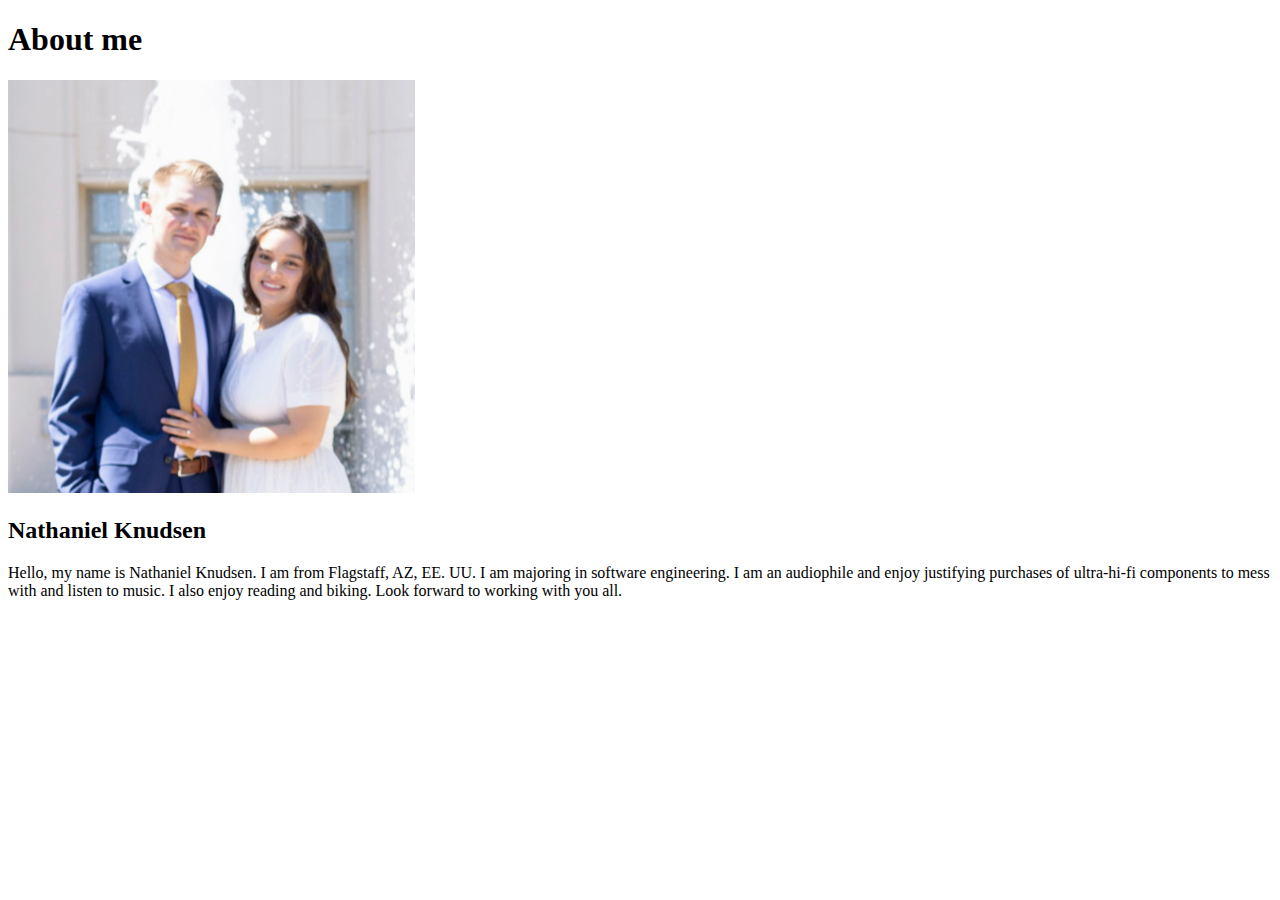
<file: aboutme/index.html>
<!DOCTYPE html>
<html lang="en"> 
<head>
    <meta charset="UTF-8">
    <meta http-equiv="X-UA-Compatible" content="IE=edge">
    <meta name="viewport" content="width=device-width, initial-scale=1.0">
    <title>All about me</title>
</head>
<body>
    <h1>About me</h1> 
    <img alt="Image of me?" src="images/njk.png" >
    <h2>Nathaniel Knudsen</h2>
    <p>Hello, my name is Nathaniel Knudsen. I am from Flagstaff, AZ, EE. UU. I am majoring in software engineering. I am an audiophile and enjoy justifying purchases of ultra-hi-fi components to mess with and listen to music. I also enjoy reading and biking. Look forward to working with you all.</p>
    </body>
    </html>
</file>
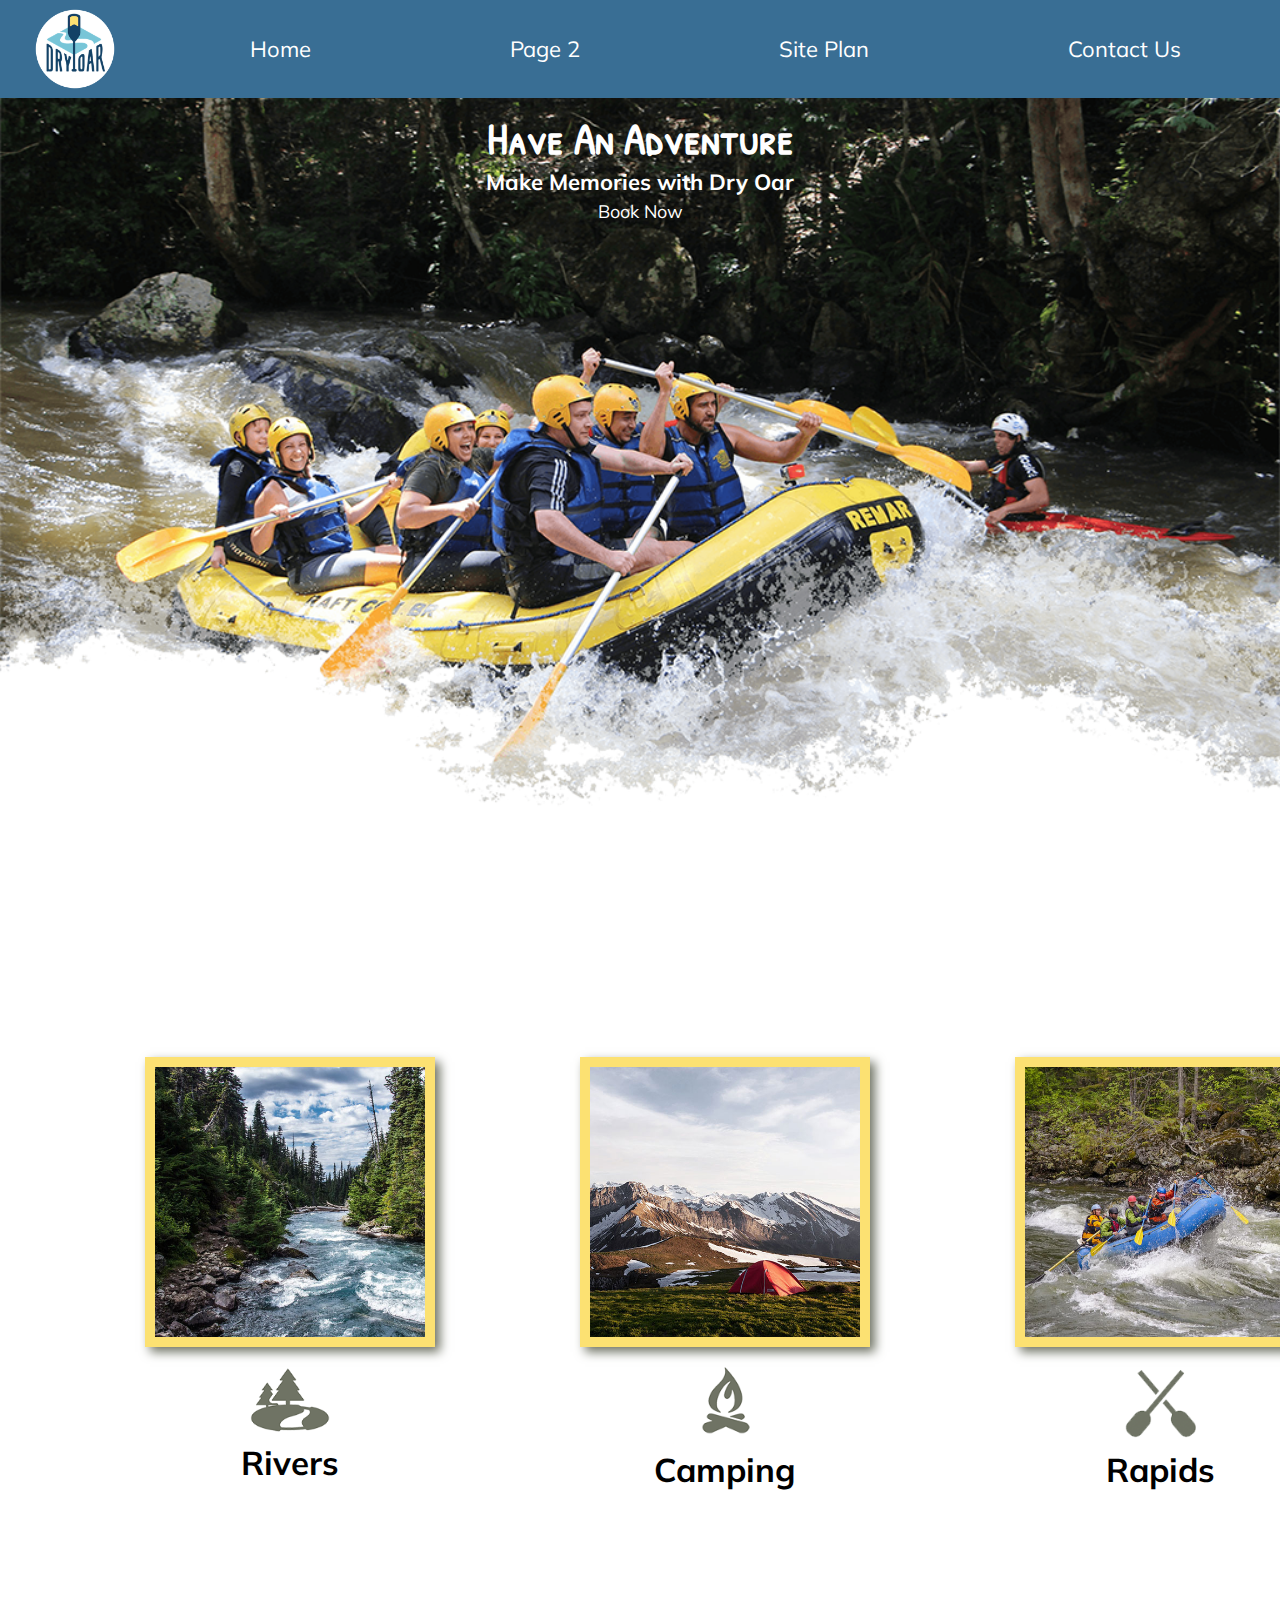
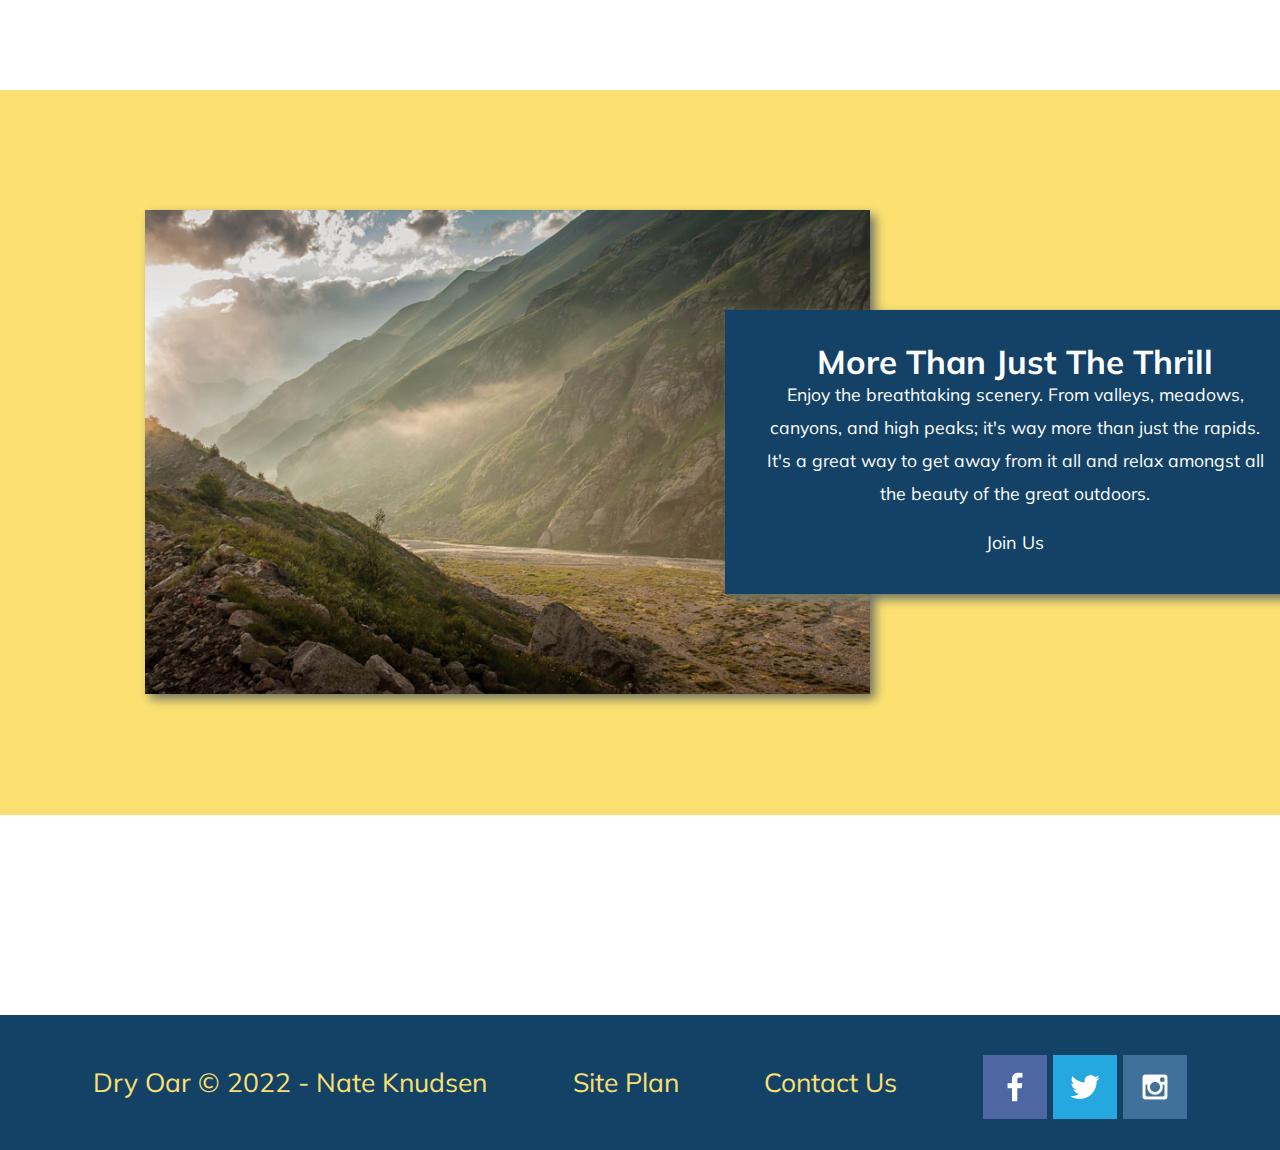
<file: wwr/index.html>
<!DOCTYPE html>
<html lang="en">
<head>
    <meta charset="UTF-8">
    <meta http-equiv="X-UA-Compatible" content="IE=edge">
    <meta name="viewport" content="width=device-width, initial-scale=1.0">
    <link rel="stylesheet" href="styles/style.css">
    <title>Dry Oar Boating</title>
</head>
<body>
    <div id="content">
    <header>
        <a id="logo_link" href="index.html">
            <img class="logo" src="images/logo.png" alt="Dry Oar Logo">
        </a>
        <nav>
            <a href="index.html">Home</a>
            <a href="faq.html">Page 2</a>
            <a href="site-plan-rafting.html">Site Plan</a>
            <a href="contactus.html">Contact Us</a>
        </nav>
    </header>
    <div id="hero">
        <div id="hero-box">
            <img id="hero-img" src="images/hero.png" alt="People enjoying white water rafting">
        </div>
        <section id="hero-msg">
            <h1 class="home-title">Have An Adventure</h1>
            <h4>Make Memories with Dry Oar </h4>
            <div class='button-box'>
                <a class='book' href="rates.html">Book Now</a>
            </div>
        </section>
    </div>
    <main class="home-grid">
    <section class="rivers-card">
        <img class="card-img" src="images/rivers.jpg" alt="river in forest">
        <img class="icon" src="images/river_icon.png" alt="river icon">
        <h2>Rivers</h2>
    </section>
    <section class="camping-card">
        <img class="card-img" src="images/camping.jpg" alt="tent in mountains">
        <img class="icon" src="images/fire_icon.png" alt="fire icon">
        <h2>Camping</h2>
    </section>
    <section class="rapids-card">
        <img class="card-img" src="images/rapids.jpg" alt="rafting boat">
        <img class="icon" src="images/oars.png" alt="oars icon">
        <h2>Rapids</h2>
    </section>
    <div id="background"></div>
    <img class="mountains" src="images/mountains.jpg" alt="Misty mountains">
    <section class="msg">
        <h2>More Than Just The Thrill</h2>
        <p>Enjoy the breathtaking scenery. From valleys, meadows, canyons, and high peaks; it's way more than just the rapids. It's a great way to get away from it all and relax amongst all the beauty of the great outdoors. </p>
        <a class='join' href="rivers.html">Join Us</a>
    </section>
    </main>
     <footer>
    <p>Dry Oar © 2022 - Nate Knudsen</p>
    <p><a href="site-plan-rafting.html">Site Plan</a></p>
    <p><a href="contactus.html">Contact Us</a></p>
    <div class="social">
        <a href="https://facebook.com" target="_blank">
            <img src="images/facebook.png" alt="fb icon">
        </a>
        <a href="https://twitter.com" target="_blank">
            <img src="images/twitter.png" alt="twitter icon">
        </a>
        <a href="https://instagram.com" target="_blank">
            <img src="images/instagram.png" alt="instagram icon">
        </a>
    </div>
    </footer>
     </div>
</body>
</file>
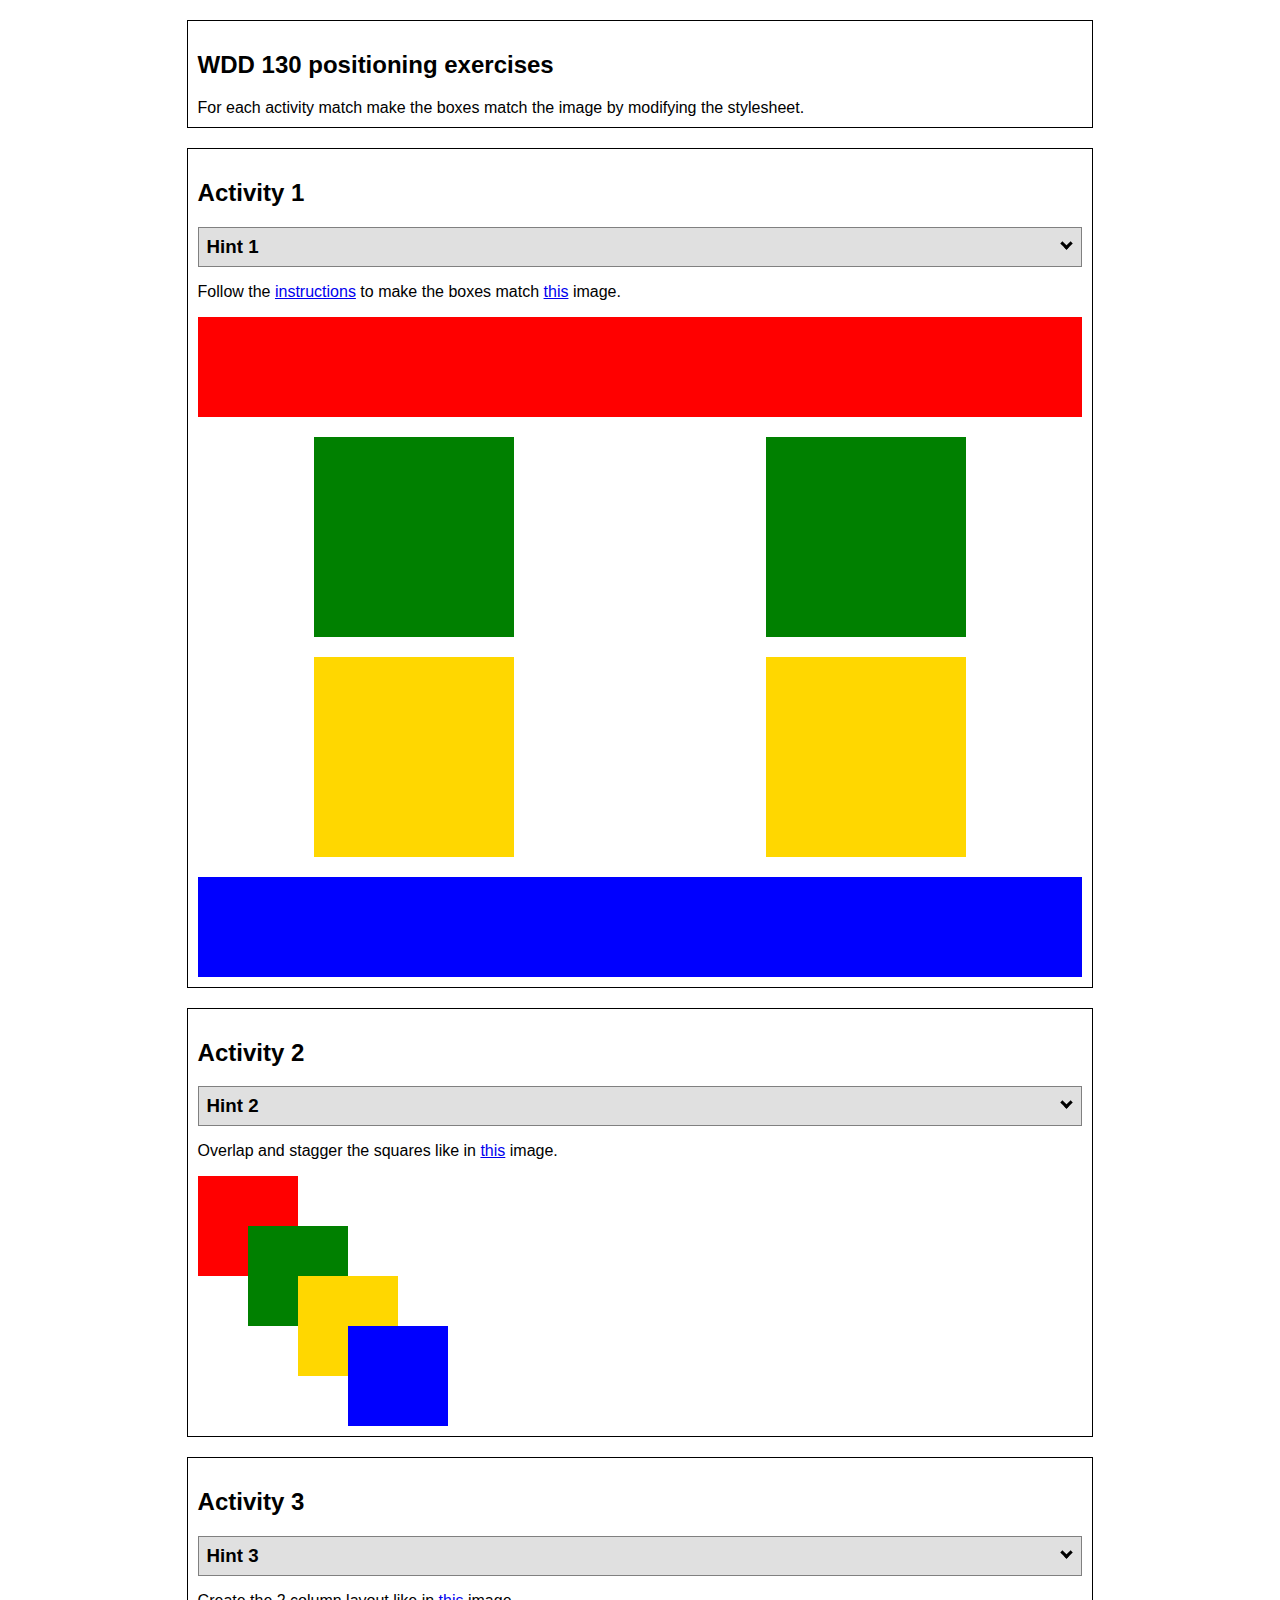
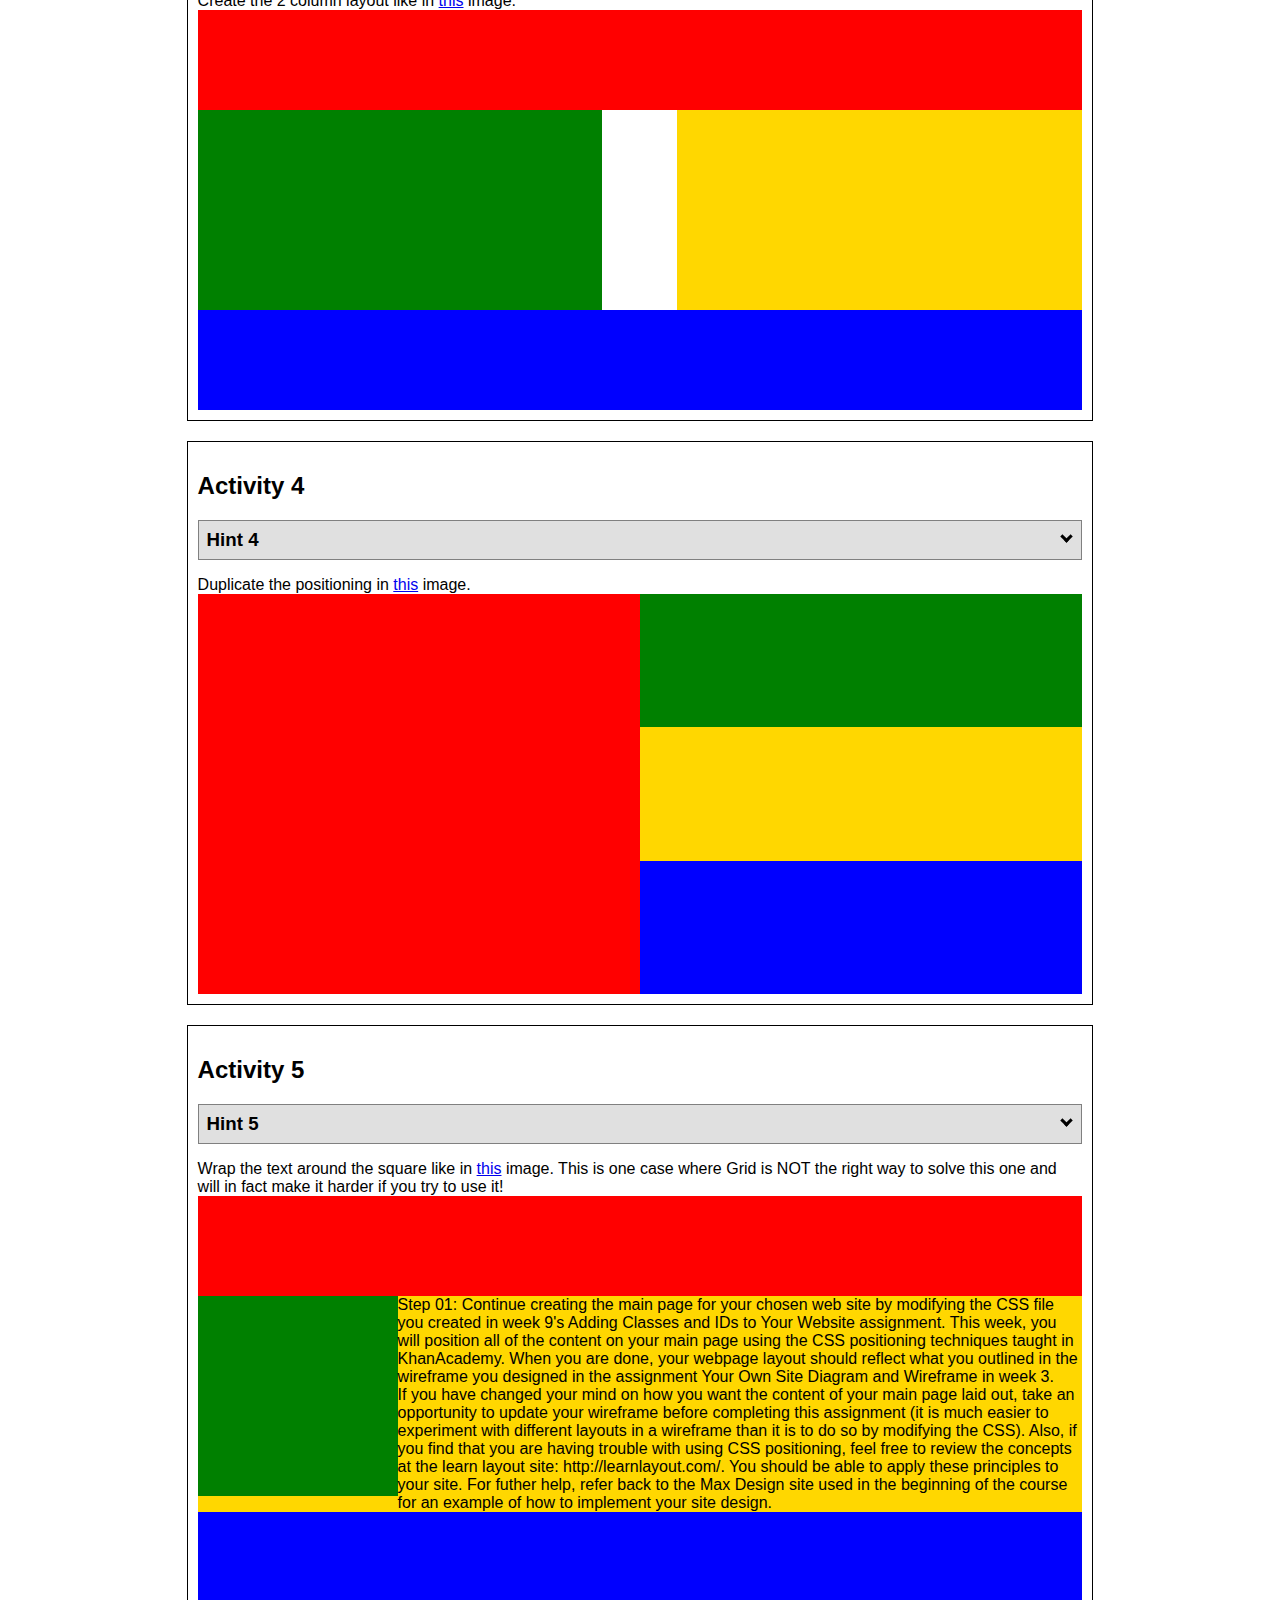
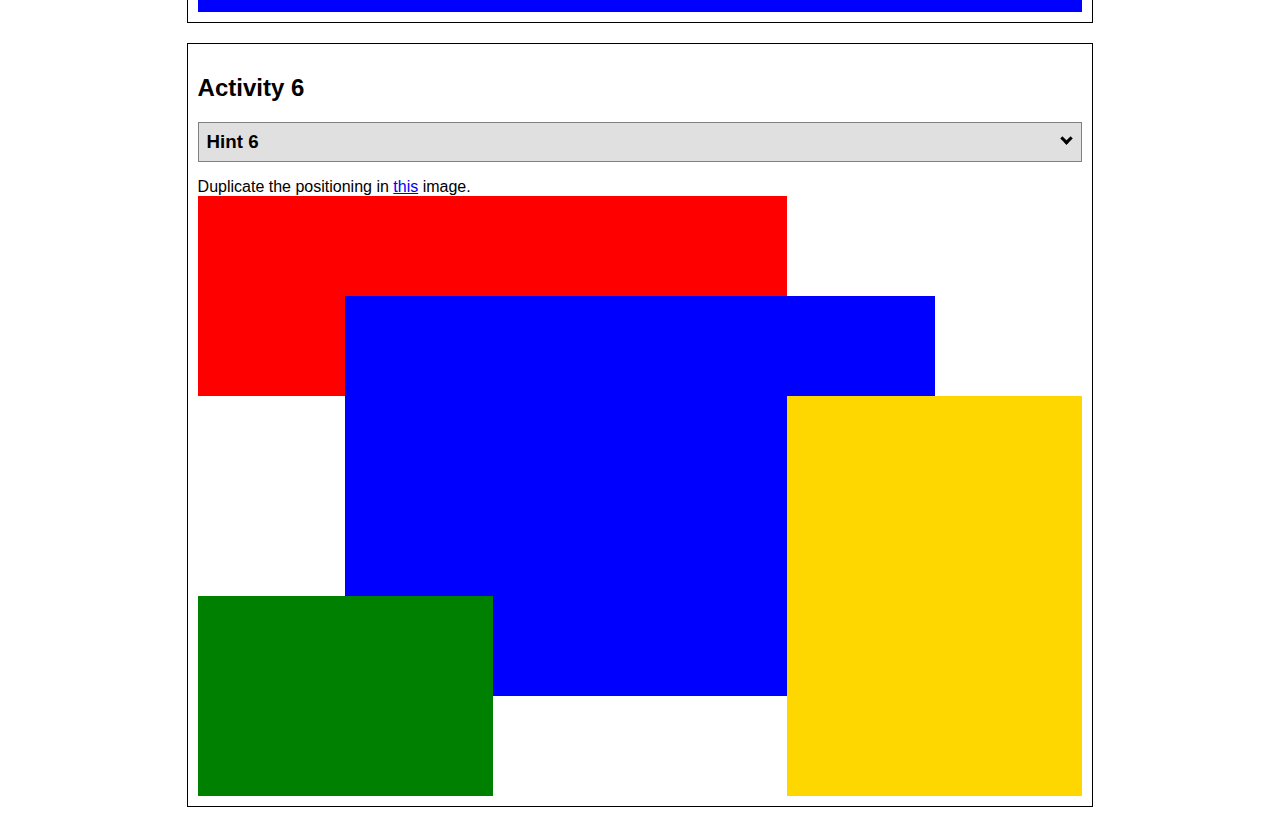
<file: positioning.html>
<!DOCTYPE html>
<html lang="en">
  <head>
    <!-- HTML - Name: positioning.html -->
    <title>Positioning Activity</title>
    <link rel="stylesheet" type="text/css" href="positionstyles.css" />
  </head>
  <body>
    <div class="activity">
      <h2>WDD 130 positioning exercises</h2>
      For each activity match make the boxes match the image by modifying the stylesheet.</div>
    <div class="activity">
      <h2>Activity 1</h2>
      <section class="hint"><input type="checkbox" ><i></i> <h3>Hint 1</h3><div><p>Check out the <a href="https://byui-wdd.github.io/wdd130/activities/w06-css-positioning.html" target="_blank">activity instructions</a> in Ilearn!</p></div></section>
      <p>Follow the <a href="https://byui-wdd.github.io/wdd130/activities/w06-css-positioning.html" target="_blank">instructions</a> to make the boxes match  <a href="https://byui-wdd.github.io/wdd130/images/example1.png" target="_blank">this</a> image.</p>
      <div class="content1" >
        <div class="red1" ></div>
        <div class="green1" ></div>
        <div class="green1" ></div>
        <div class="yellow1"></div>
        <div class="yellow1"></div>
        <div class="blue1"></div>
      </div>
    </div>
    <div class="activity">
      <h2>Activity 2</h2>
      <section class="hint"><input type="checkbox" > <h3>Hint 2</h3><i></i><div><p>Remember that the best way to shift elements around slightly on the page is with Margins.  You could also use Grid.  Either would work for this. If you choose margin, you can use a <em>negative</em> margin. (ie margin-top: -20px;)</p><h4>Properties used:</h4><ul><li>margin-top, margin-left</li><li>...or...</li><li>grid-template-columns: 50px 50px 50px 50px 50px </li></ul></div></section>
      <p>Overlap and stagger the squares like in <a href="https://byui-wdd.github.io/wdd130/images/example2.png" target="_blank">this</a> image.</p>
      <div class="content2" >
        <div class="red2" ></div>
        <div class="green2" ></div>
        <div class="yellow2"></div>
        <div class="blue2"></div>
      </div>
    </div>
    <div class="activity">
      <h2>Activity 3</h2>
      <section class="hint"><input type="checkbox" > <h3>Hint 3</h3><i></i><div><p>This one is going to be best solved with CSS Grid. Remember to make the boxes the right width first...then start moving them around. </p><h4>Properties used:</h4><ul><li>display:grid;</li><li>grid-template-columns:</li><li>grid-column-gap:</li>
        <li>grid-column:</li>  </ul></div></section>
      Create the 2 column layout like in <a href="https://byui-wdd.github.io/wdd130/images/example3.png" target="_blank">this</a>  image.
      <div class="content3" >
        <div class="red3" ></div>
        <div class="green3" ></div>
        <div class="yellow3"></div>
        <div class="blue3"></div>
      </div>
    </div>
    <div class="activity">
      <h2>Activity 4</h2>
      <section class="hint"><input type="checkbox" > <h3>Hint 4</h3><i></i><div><p>For the others we have been primarily concerned with width. For this one you will need to adjust height as well. </p><h4>Properties used:</h4><ul><li>display:grid;</li><li>grid-template-columns:</li><li>grid-row:</li></ul></div></section>
      Duplicate the positioning in <a href="https://byui-wdd.github.io/wdd130/images/example4.png" target="_blank">this</a> image. 
      <div class="content4" >
        <div class="red4" ></div>
        <div class="green4" ></div>
        <div class="yellow4"></div>
        <div class="blue4"></div>
      </div>
    </div>

    <div class="activity">
      <h2>Activity 5</h2>
      <section class="hint"><input type="checkbox" > <h3>Hint 5</h3><i></i><div><p>Grid is <strong>not</strong> the right way to do this.  In fact there is only one way to really do that...and that is with float. Remember that we float the thing we want the text to wrap around.  Also remember to start by making all the shapes the right size and shape.</p><h4>Properties used:</h4><ul><li>float: left;</li></ul></div></section>
      Wrap the text around the square like in <a href="https://byui-wdd.github.io/wdd130/images/example5.png" target="_blank">this</a> image. This is one case where Grid is NOT the right way to solve this one and will in fact make it harder if you try to use it!
      <div class="content5" >
        <div class="red5" ></div>
        <div class="green5" ></div>
        <div class="yellow5">Step 01: Continue creating the main page for your chosen web site by modifying the CSS file you created in week 9's Adding Classes and IDs to Your Website assignment. This week, you will position all of the content on your main page using the CSS positioning techniques taught in KhanAcademy. When you are done, your webpage layout should reflect what you outlined in the wireframe you designed in the assignment Your Own Site Diagram and Wireframe in week 3. <br />
          If you have changed your mind on how you want the content of your main page laid out, take an opportunity to update your wireframe before completing this assignment (it is much easier to experiment with different layouts in a wireframe than it is to do so by modifying the CSS). Also, if you find that you are having trouble with using CSS positioning, feel free to review the concepts at the learn layout site: http://learnlayout.com/. You should be able to apply these principles to your site. For futher help, refer back to the Max Design site used in the beginning of the course for an example of how to implement your site design.</div>
        <div class="blue5"></div>
      </div>
    </div>
    <div class="activity">
      <h2>Activity 6</h2>
      <section class="hint"><input type="checkbox" > <h3>Hint 6</h3><i></i><div><p>This one is all about visualizing the grid behind the layout. If you are having a hard time doing that first: all the sizes are even multiples of 100, and second here is another example with the lines drawn: <a href="https://byui-wdd.github.io/wdd130/images/example6-hint.png" target="_blank">example 6 with lines</a>. For this one you will find it easiest if you use px for the column width. You can also use <kbd>z-index</kbd> to control the element layering.    </p><h4>Properties used:</h4><ul><li>display:grid;</li><li>grid-template-columns:</li><li>grid-column:</li><li>grid-row:</li><li><a href="https://www.w3schools.com/cssref/pr_pos_z-index.asp" target="_blank">z-index:</a></li></ul></div></section>
      Duplicate the positioning in <a href="https://byui-wdd.github.io/wdd130/images/example6.png" target="_blank">this</a> image.
      <div class="content6" >
        <div class="red6" ></div>
        <div class="green6" ></div>
        <div class="yellow6"></div>
        <div class="blue6"></div>
      </div>
    </div>
  </body>
</html>
</file>
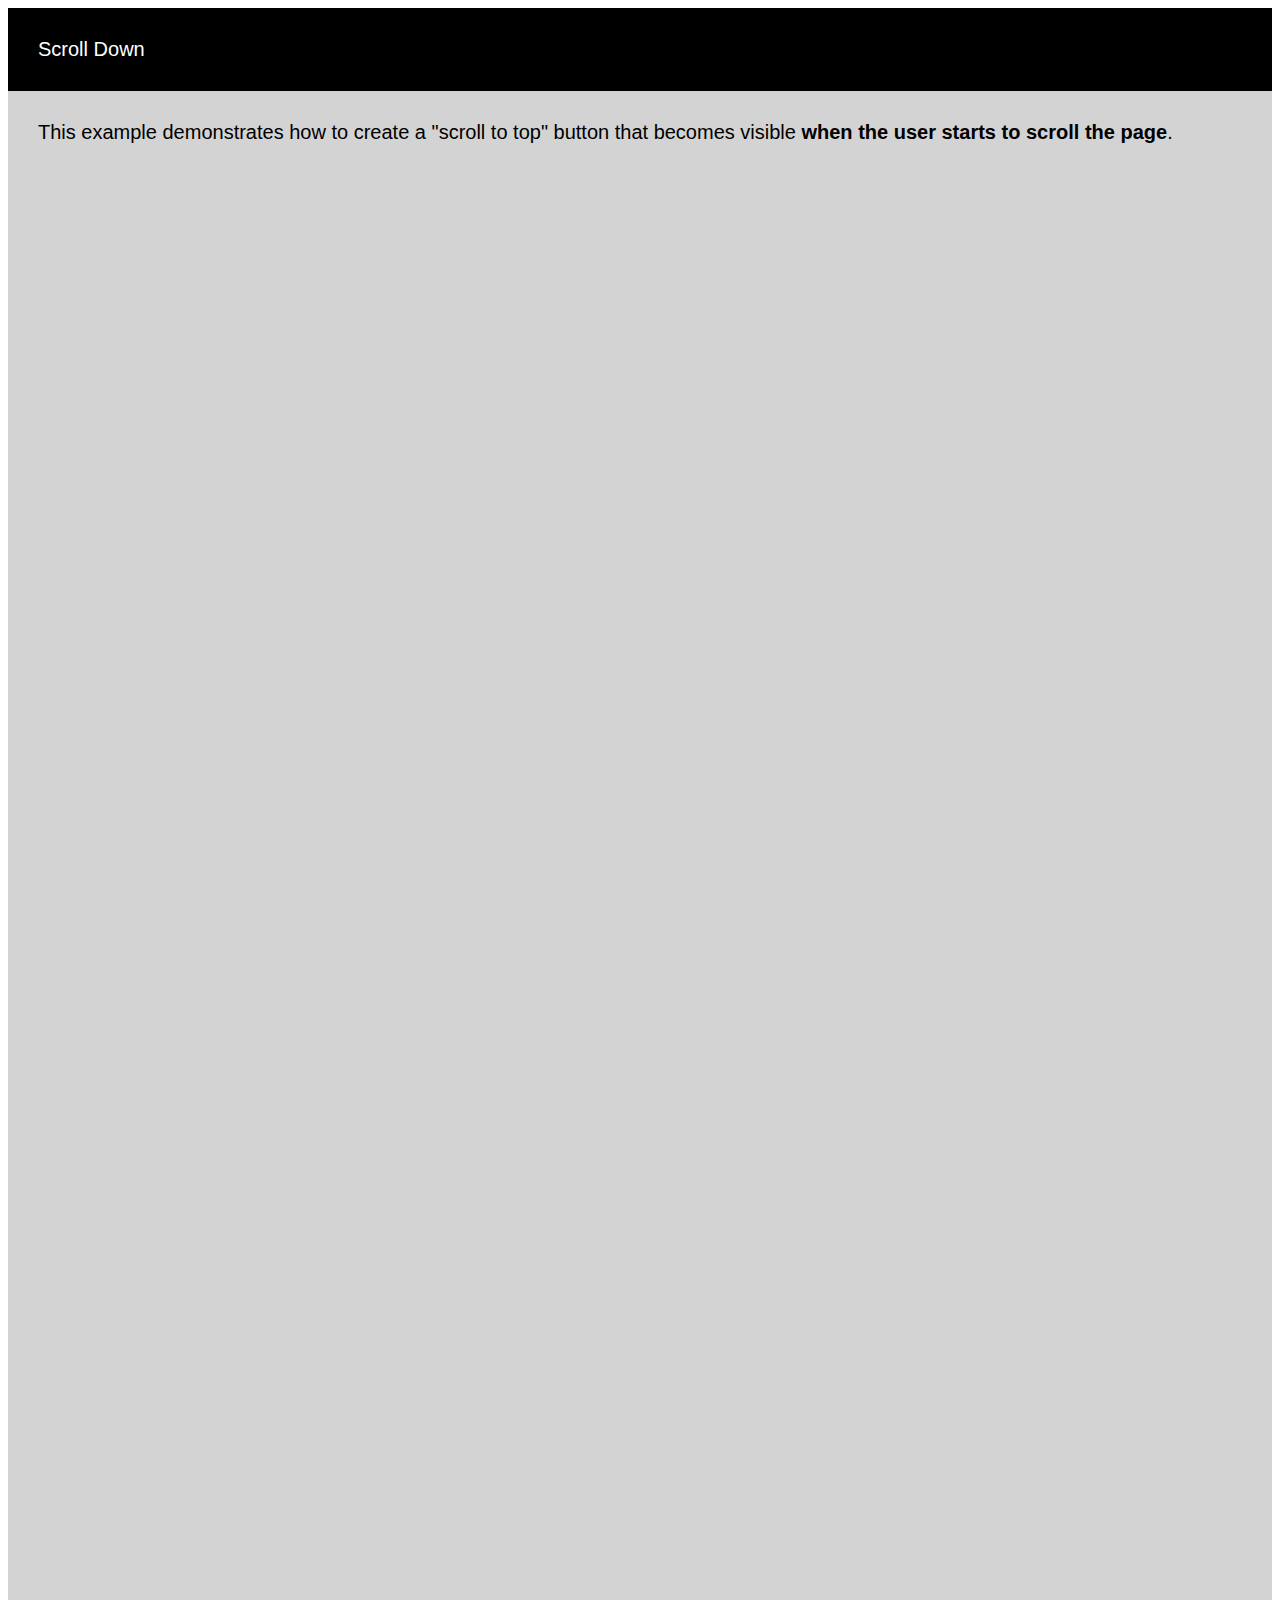
<file: Final/practice.html>
<!DOCTYPE html>
<html>
<head>
<meta name="viewport" content="width=device-width, initial-scale=1">
<style>
body {
  font-family: Arial, Helvetica, sans-serif;
  font-size: 20px;
}

#myBtn {
  display: none;
  position: fixed;
  bottom: 20px;
  right: 30px;
  z-index: 99;
  font-size: 18px;
  border: none;
  outline: none;
  background-color: red;
  color: white;
  cursor: pointer;
  padding: 15px;
  border-radius: 4px;
}

#myBtn:hover {
  background-color: #555;
}
</style>
</head>
<body>

<button onclick="topFunction()" id="myBtn" title="Go to top">Top</button>

<div style="background-color:black;color:white;padding:30px">Scroll Down</div>
<div style="background-color:lightgrey;padding:30px 30px 2500px">This example demonstrates how to create a "scroll to top" button that becomes visible 
  <strong>when the user starts to scroll the page</strong>.</div>

<script>
// Get the button
let mybutton = document.getElementById("myBtn");

// When the user scrolls down 20px from the top of the document, show the button
window.onscroll = function() {scrollFunction()};

function scrollFunction() {
  if (document.body.scrollTop > 20 || document.documentElement.scrollTop > 20) {
    mybutton.style.display = "block";
  } else {
    mybutton.style.display = "none";
  }
}

// When the user clicks on the button, scroll to the top of the document
function topFunction() {
  document.body.scrollTop = 0;
  document.documentElement.scrollTop = 0;
}
</script>

</body>
</html>
</file>
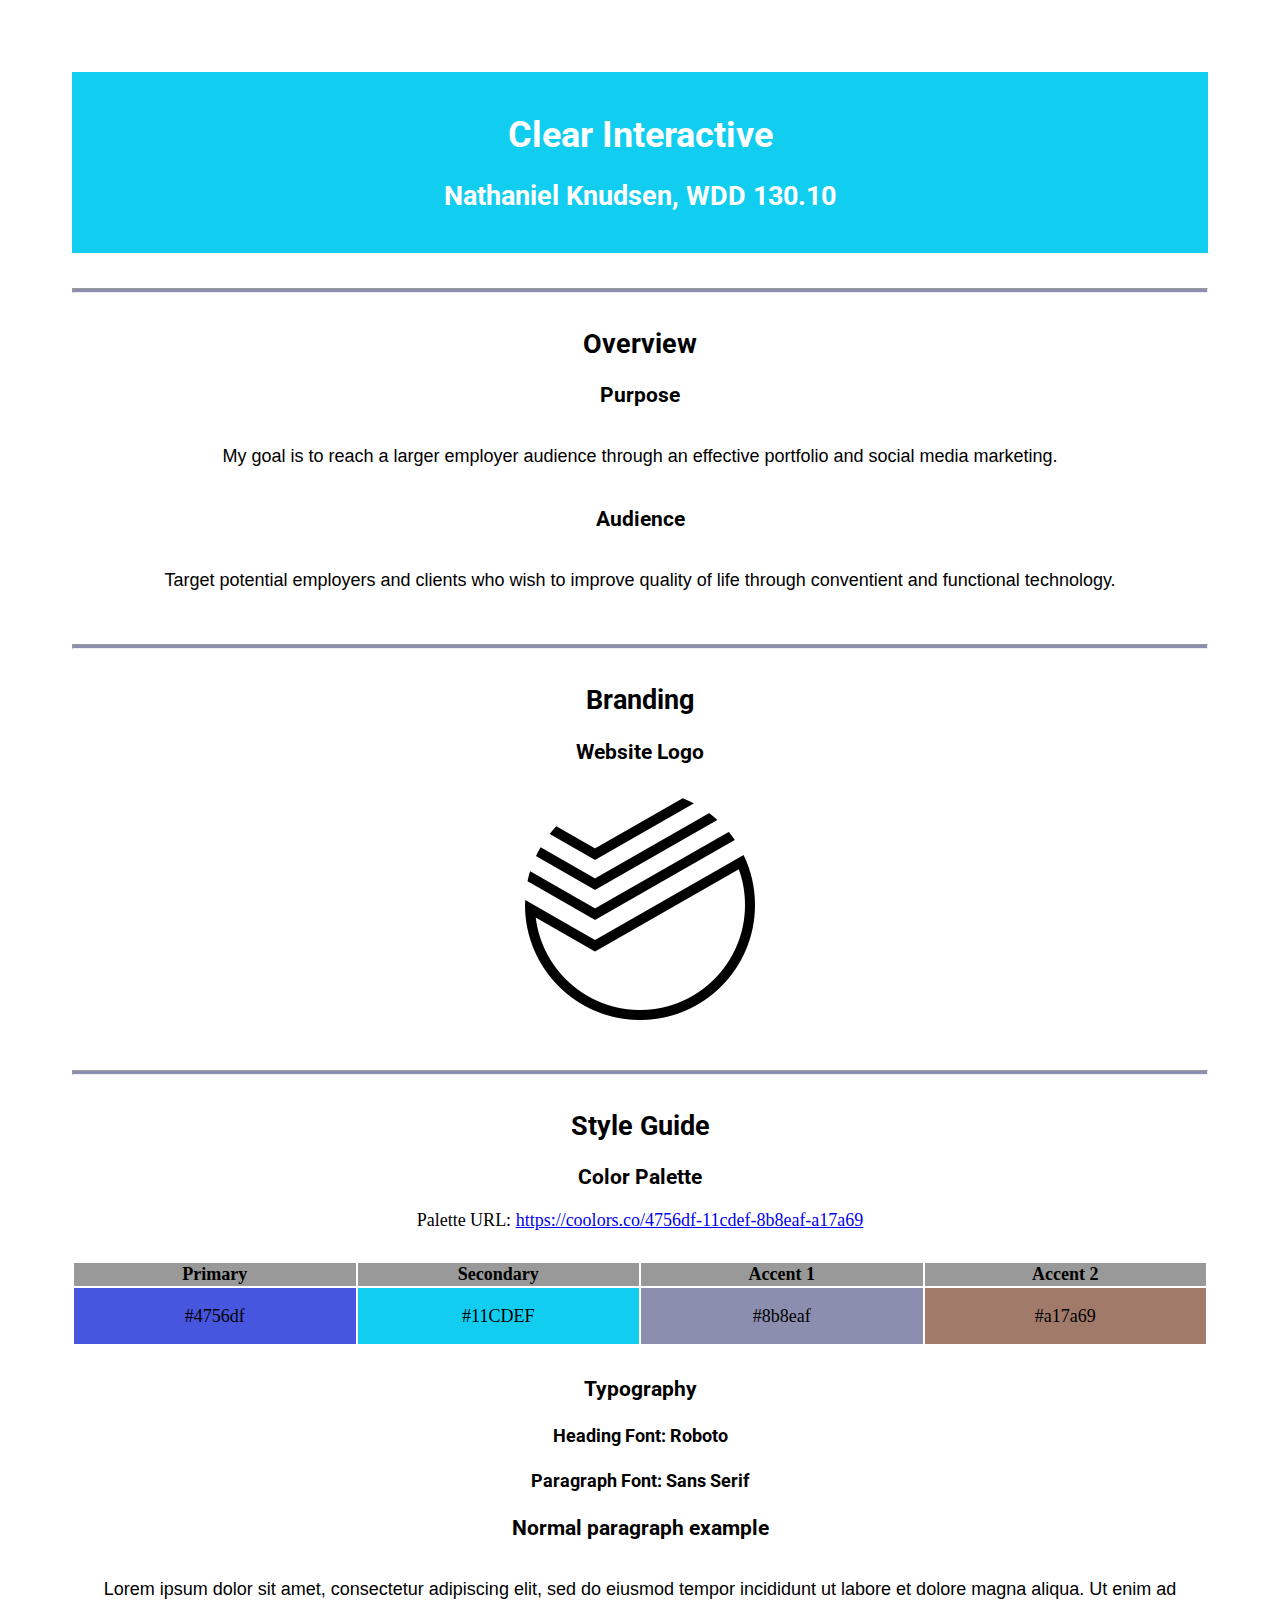
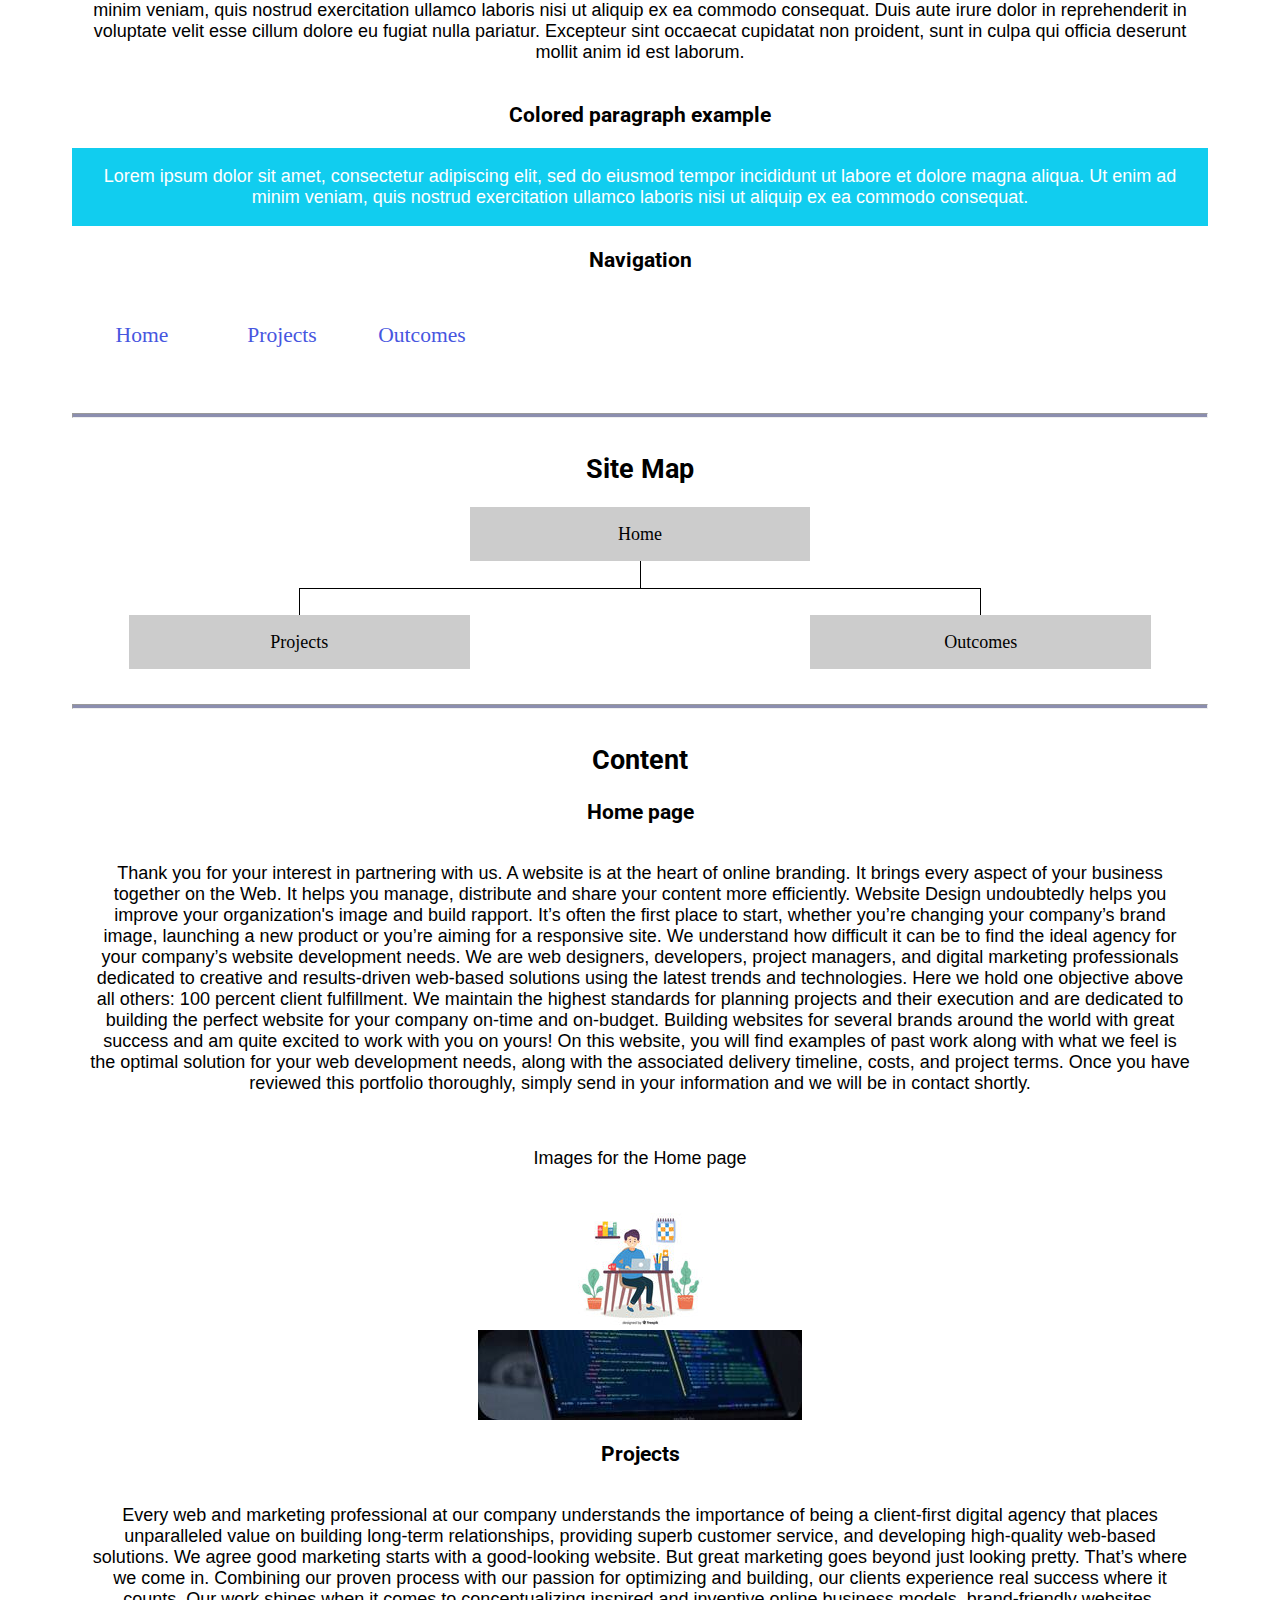
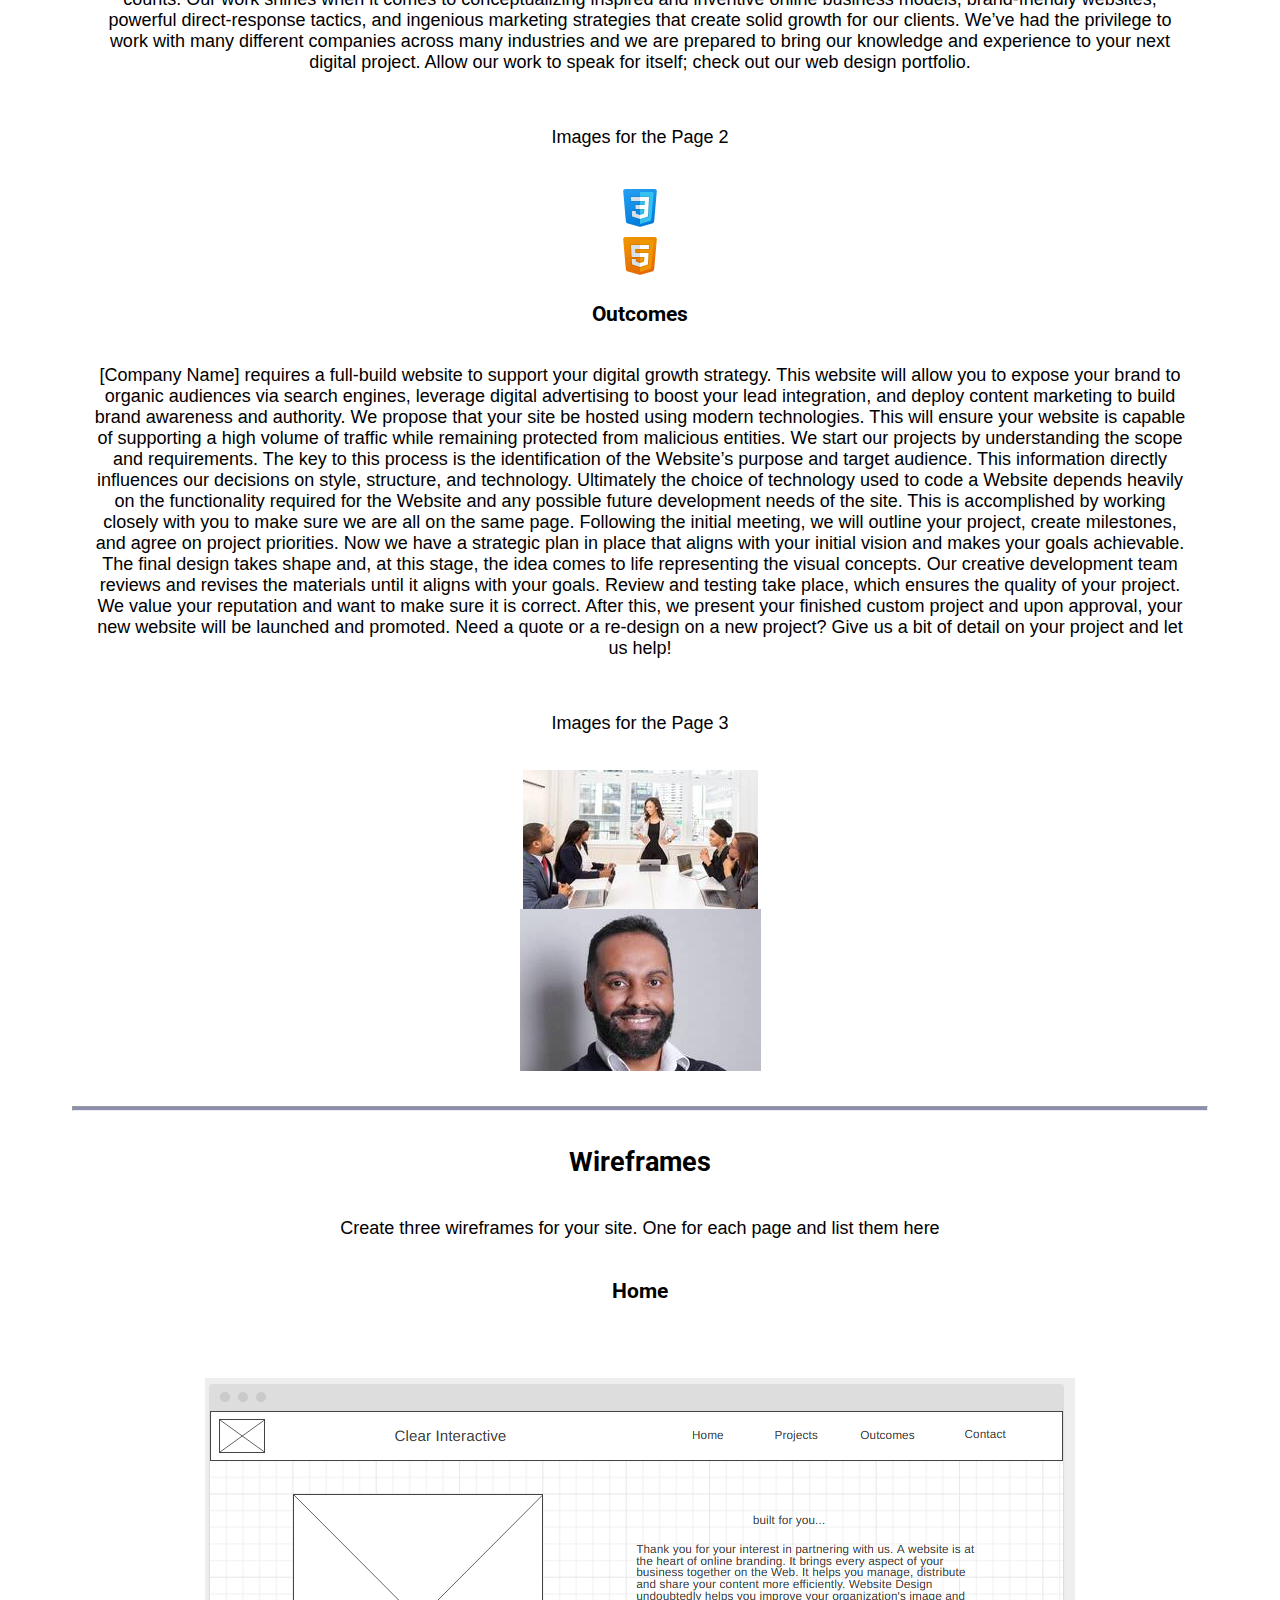
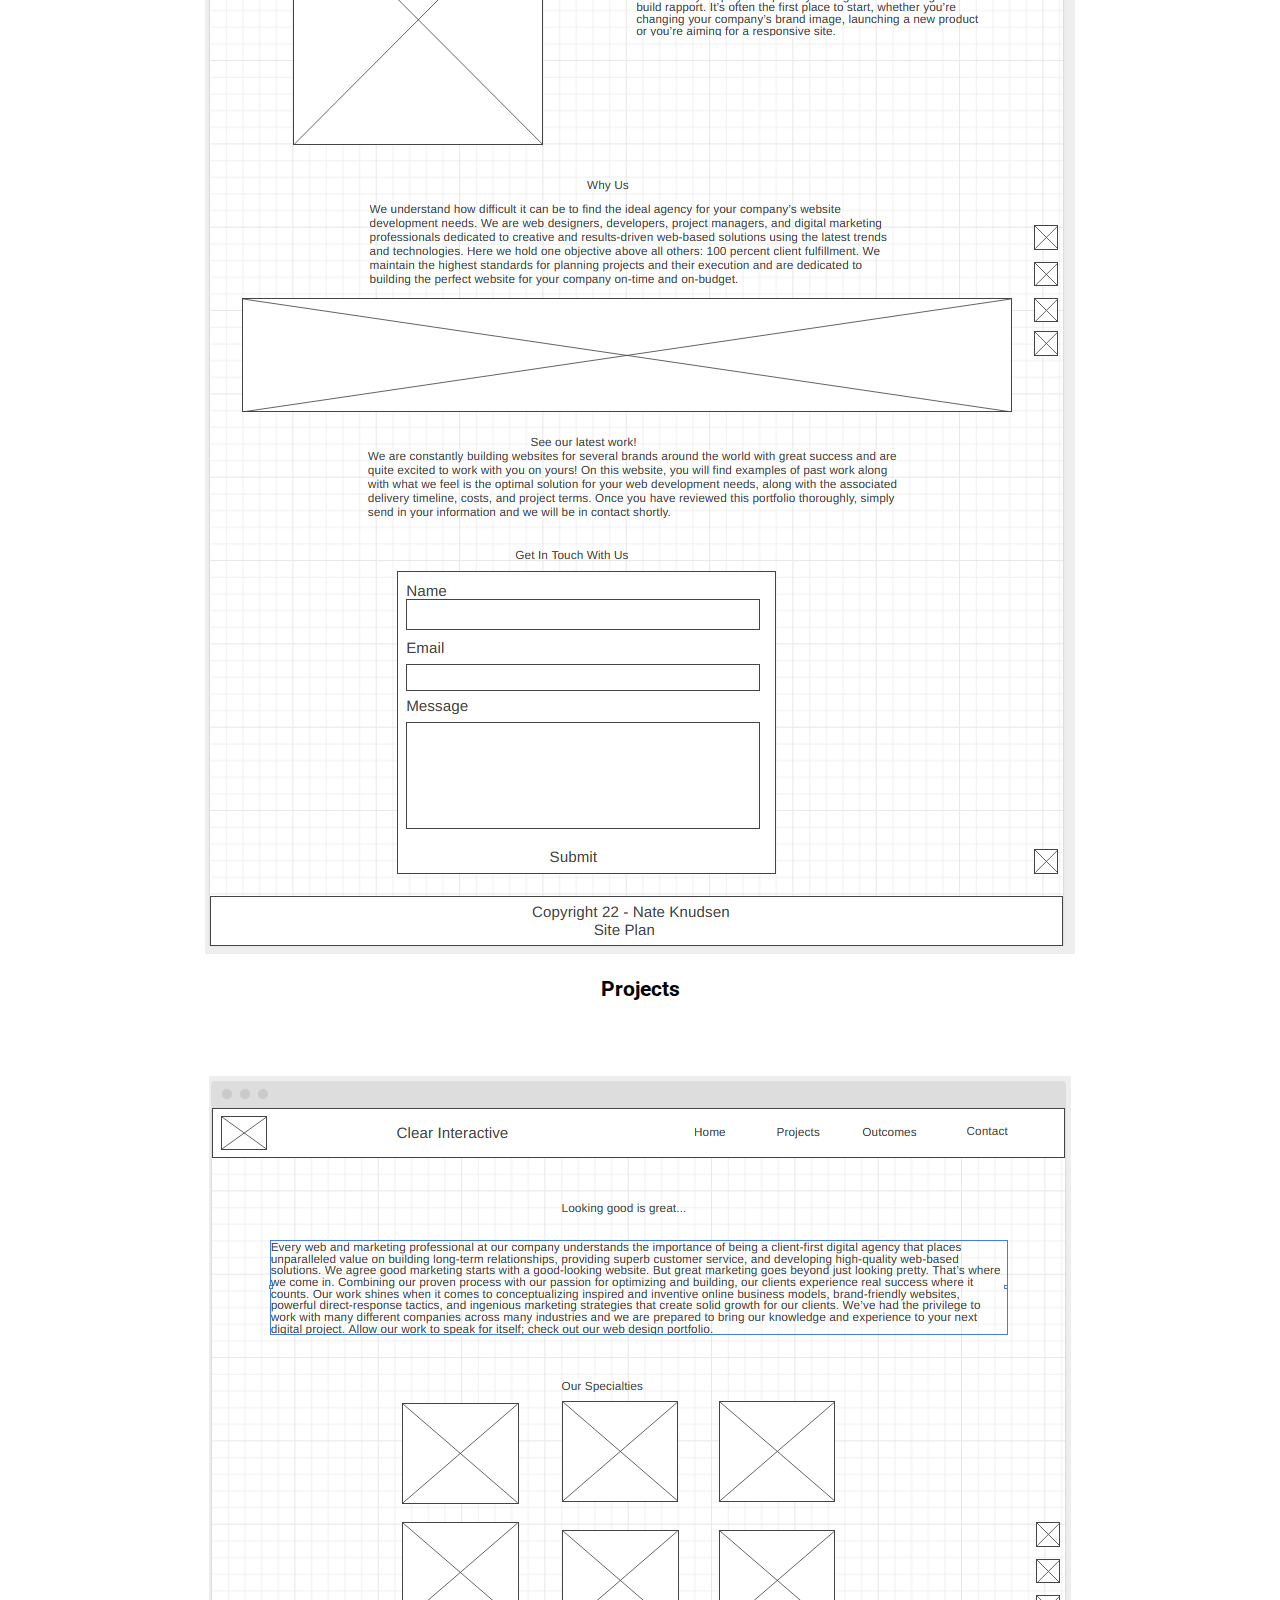
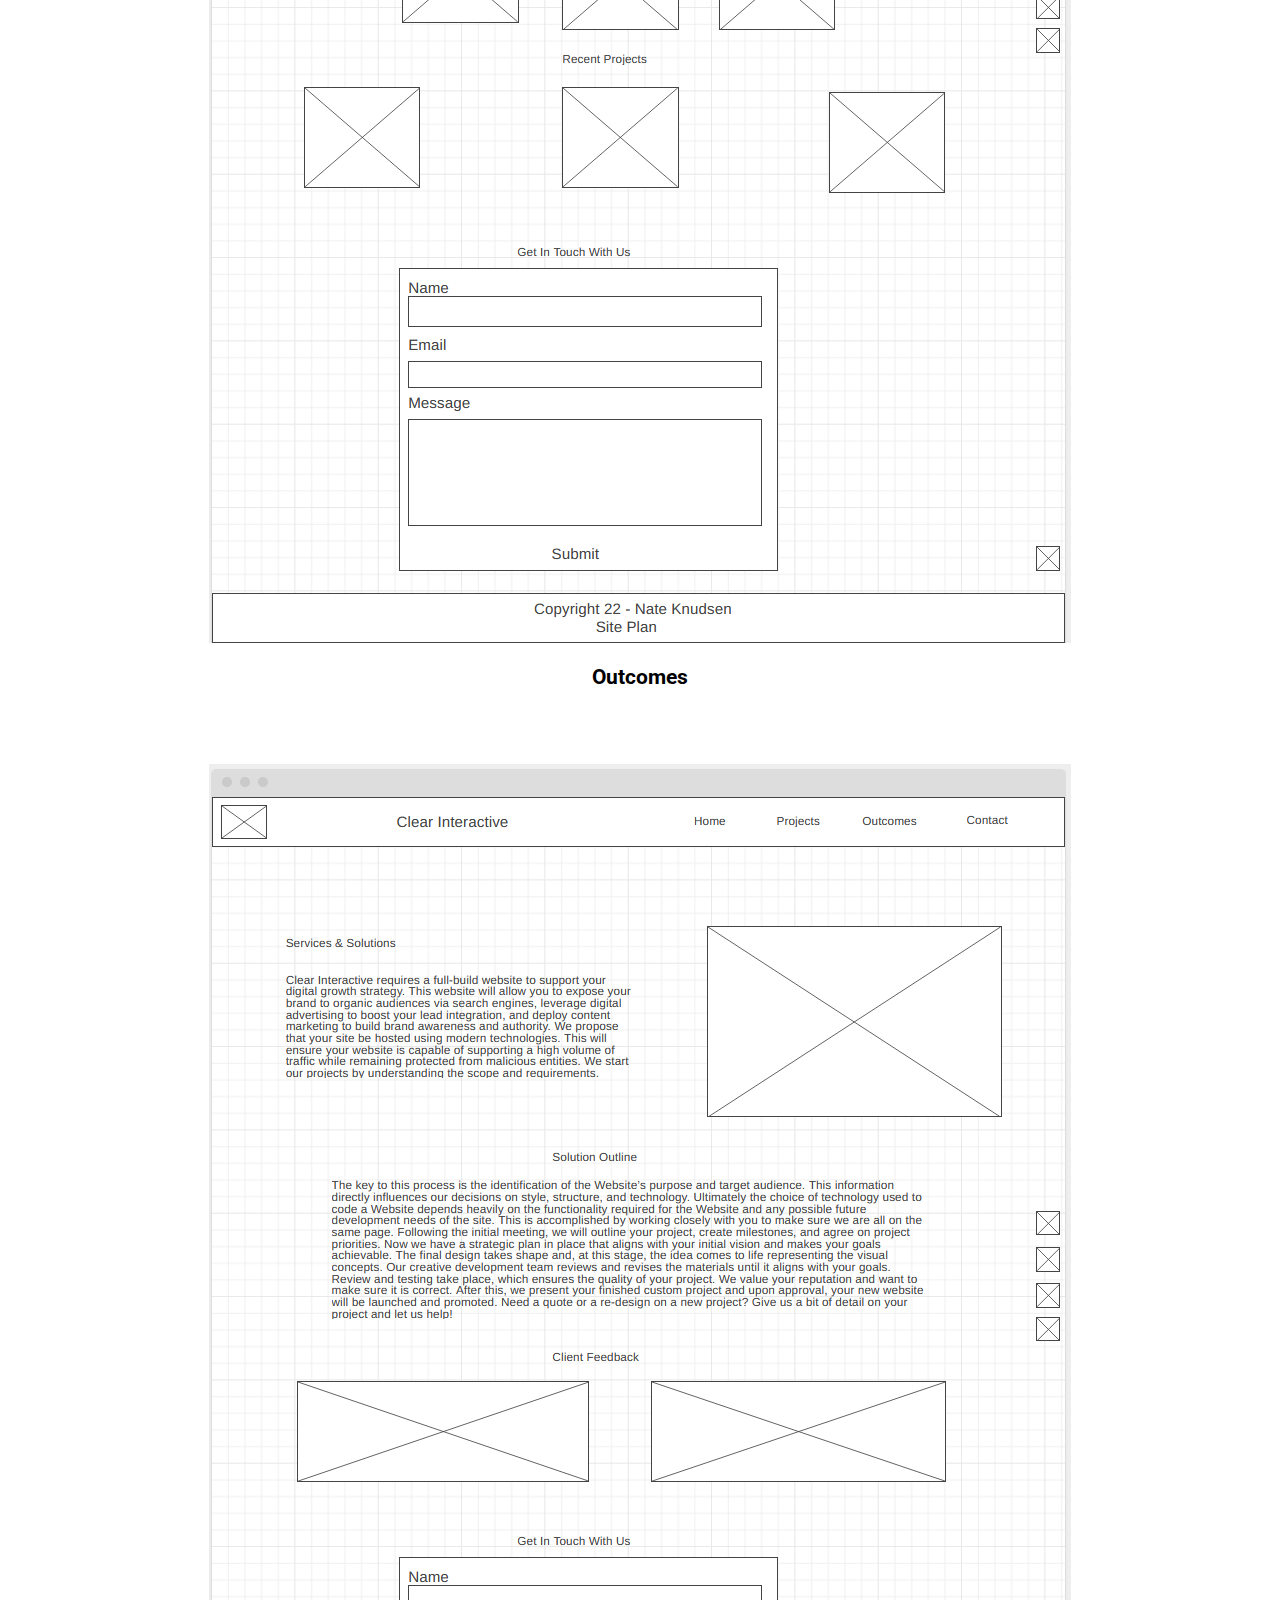
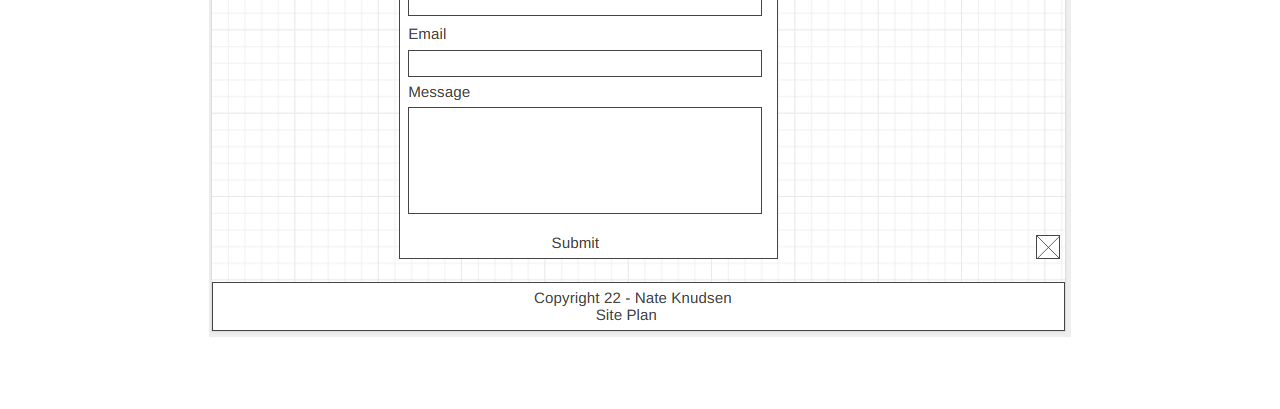
<file: Final/site-plan.html>
<!DOCTYPE html>
<html lang="en-us">
    
  <head>
    <meta charset="utf-8">
    <title>Site Plan</title>
    <link type="text/css" rel="stylesheet" href="styles/site-plan.css">
  </head>

  <body>
    <header>
      <h1>Clear Interactive</h1>
      <h2>Nathaniel Knudsen, WDD 130.10</h2>
      <!-- In the header above, add the name or your site, your name and class number. For example if you are in section 3 you would put WDD 130.03 -->
    </header>
    <main>

      <!-- ------------------------Steps 2-3------------------------------ -->
      <hr>
      <h2>Overview</h2>
      <h3>Purpose</h3>
      <p>My goal is to reach a larger employer audience through an effective portfolio and social media marketing.</p>  <!-- change this -->


      <h3>Audience</h3>
      <p>Target potential employers and clients who wish to improve quality of life through conventient and functional technology.  </p>  <!-- change this -->

      <hr>
      <h2>Branding</h2>
      <h3>Website Logo</h3>
      <!-- Replace this with some sort of logo for your site.  A logo can be as simple as the name of your site in a nice font :) -->
      <img src="styles/images/sberb1.png" alt="Logo image" >
      <hr>
      <h2>
        Style Guide
      </h2>

      <!-- ------------------------Steps 4-8------------------------------ -->

      <h3>
        Color Palette
      </h3>
      <!--  The colors you choose for a website are one of the most important decisions you will make. Follow the instructions on the activity in iLearn then return and replace the color codes below with the hex color codes (the 6 digit numbers that show at the bottom of each color) for the colors you have chosen below.  You should have at least 2 colors but do not have to fill in all 4 if you do not need them.  -->

      <!-- Copy and paste the URL to your finished palette below Make sure to paste it into both spots -->
      Palette URL: <a href="https://coolors.co/4756df-11cdef-8b8eaf-a17a69" target="_blank">https://coolors.co/4756df-11cdef-8b8eaf-a17a69</a>


      <table class="colors">
        <tr><th>Primary</th><th>Secondary</th><th>Accent 1</th><th>Accent 2</th></tr>
        <!-- Replace the numbers in the boxes below with your hex color codes. Then switch to the site-plan.css file and change your colors there as well. -->
        <tr><td class="primary">#4756df</td><td class="secondary">#11CDEF</td><td class="accent1">#8b8eaf</td><td class="accent2">#a17a69</td></tr>
      </table>

      <!-- ------------------------Step 9------------------------------ -->

      <h3>
        Typography
      </h3>
      <!-- Choose a font for your paragraphs (body copy) and headlines. What font(s) have you chosen? Why did you choose what you did?  Make sure to review the list of web safe fonts at W3Schools.org as a starting point.  Think also about which of your colors above you might use for background and font colors. -->

      <h4>
        Heading Font: Roboto  <!-- change this -->
      </h4>
      <h4>
        Paragraph Font: Sans Serif  <!-- change this -->
      </h4>
      <h3>
        Normal paragraph example
      </h3>
      <p>
        Lorem ipsum dolor sit amet, consectetur adipiscing elit, sed do eiusmod tempor incididunt ut labore et dolore magna aliqua. Ut enim ad minim veniam, quis nostrud exercitation ullamco laboris nisi ut aliquip ex ea commodo consequat. Duis aute irure dolor in reprehenderit in voluptate velit esse cillum dolore eu fugiat nulla pariatur. Excepteur sint occaecat cupidatat non proident, sunt in culpa qui officia deserunt mollit anim id est laborum.
      </p>
      <h3>
        Colored paragraph example
      </h3>
      <p class="colored">
        Lorem ipsum dolor sit amet, consectetur adipiscing elit, sed do eiusmod tempor incididunt ut labore et dolore magna aliqua. Ut enim ad minim veniam, quis nostrud exercitation ullamco laboris nisi ut aliquip ex ea commodo consequat. 
      </p>

      <!-- ------------------------Step 10------------------------------ -->

      <h3>
        Navigation
      </h3>
      <!-- Think about how you want your navigation bar to look. In the site-plan.css file change the colors to your colors to get the look you desire. --> 
      <nav>
        <a href="#">Home</a>
        <a href="#">Projects</a>
        <a href="#">Outcomes</a>
      </nav>
      <hr>
      <h2>
        Site Map
      </h2>
      <div class="sitemap">
        <div class="sm-home">
          Home
        </div>
        <div class="sm-page2">
          Projects <!-- change this -->
        </div>
        <div class="sm-page3">
          Outcomes  <!-- change this -->
        </div>

        <div class="top">
          &nbsp;
        </div>
        <div class="left">
          &nbsp;
        </div>
        <div class="right">
          &nbsp;
        </div>

      </div>

      <!-- --------Content Section -------------- -->
      <hr>
      <h2>
        Content
      </h2>
      <h3>Home page</h3>
      <p>
        Thank you for your interest in partnering with us. A website is at the heart of online branding. It brings every aspect of your business together on the Web. It helps you manage, distribute and share your content more efficiently. Website Design undoubtedly helps you improve your organization's image and build rapport. It’s often the first place to start, whether you’re changing your company’s brand image, launching a new product or you’re aiming for a responsive site. We understand how difficult it can be to find the ideal agency for your company’s website development needs. 
        We are web designers, developers, project managers, and digital marketing professionals dedicated to creative and results-driven web-based solutions using the latest trends and technologies. Here we hold one objective above all others: 100 percent client fulfillment. We maintain the highest standards for planning projects and their execution and are dedicated to building the perfect website for your company on-time and on-budget. Building websites for several brands around the world with great success and am quite excited to work with you on yours! On this website, you will find examples of past work along with what we feel is the optimal solution for your web development needs, along with the associated delivery timeline, costs, and project terms. Once you have reviewed this portfolio thoroughly, simply send in your information and we will be in contact shortly.

      </p>
      <p>Images for the Home page</p>
        <img src="styles/images/r_office.jpg" alt="image for homepage">
        <img src="styles/images/r_code.jpg" alt="image for homepage">

      </ul>
      <h3>Projects</h3>
      <p>
        Every web and marketing professional at our company understands the importance of being a client-first digital agency that places unparalleled value on building long-term relationships, providing superb customer service, and developing high-quality web-based solutions. We agree good marketing starts with a good-looking website. But great marketing goes beyond just looking pretty. That’s where we come in. Combining our proven process with our passion for optimizing and building, our clients experience real success where it counts. Our work shines when it comes to conceptualizing inspired and inventive online business models, brand-friendly websites, powerful direct-response tactics, and ingenious marketing strategies that create solid growth for our clients. We’ve had the privilege to work with many different companies across many industries and we are prepared to bring our knowledge and experience to your next digital project. Allow our work to speak for itself; check out our web design portfolio.
      </p>
      <p>Images for the Page 2</p>
        <img src="styles/images/css3.svg" alt="image for page">
        <img src="styles/images/html5.svg" alt="image for page">

      </ul>
      <h3>Outcomes</h3>
      <p>
        [Company Name] requires a full-build website to support your digital growth strategy. This website will allow you to expose your brand to organic audiences via search engines, leverage digital advertising to boost your lead integration, and deploy content marketing to build brand awareness and authority.
        We propose that your site be hosted using modern technologies. This will ensure your website is capable of supporting a high volume of traffic while remaining protected from malicious entities. 
        We start our projects by understanding the scope and requirements. The key to this process is the identification of the Website’s purpose and target audience. This information directly influences our decisions on style, structure, and technology. Ultimately the choice of technology used to code a Website depends heavily on the functionality required for the Website and any possible future development needs of the site. This is accomplished by working closely with you to make sure we are all on the same page.
        Following the initial meeting, we will outline your project, create milestones, and agree on project priorities. Now we have a strategic plan in place that aligns with your initial vision and makes your goals achievable.
        The final design takes shape and, at this stage, the idea comes to life representing the visual concepts. Our creative development team reviews and revises the materials until it aligns with your goals.
        Review and testing take place, which ensures the quality of your project. We value your reputation and want to make sure it is correct. After this, we present your finished custom project and upon approval, your new website will be launched and promoted.
        Need a quote or a re-design on a new project? Give us a bit of detail on your project and let us help!
      </p>
      <p>Images for the Page 3</p>
        <img src="styles/images/prop32.jpg" alt="image for page3">
        <img src="styles/images/dave32.jpg" alt="image for page3">


      </ul>
      <hr>
      <h2>
        Wireframes
      </h2>
      <p>
        Create three wireframes for your site. One for each page and list them here</p>

      <h3>Home</h3>
      <p>         

      </p>
      <img src="styles/images/wirei.png" alt="home page wireframe">

      <h3> Projects</h3>
      <p>         
        
      </p>
      <img src="styles/images/wireii.png" alt="page 2 wireframe">

      <h3>Outcomes</h3>
      <p>         
        
      </p>
      <img src="styles/images/wireiii.png" alt="page 3 wireframe">
    </main>
  </body>

</html>
</file>
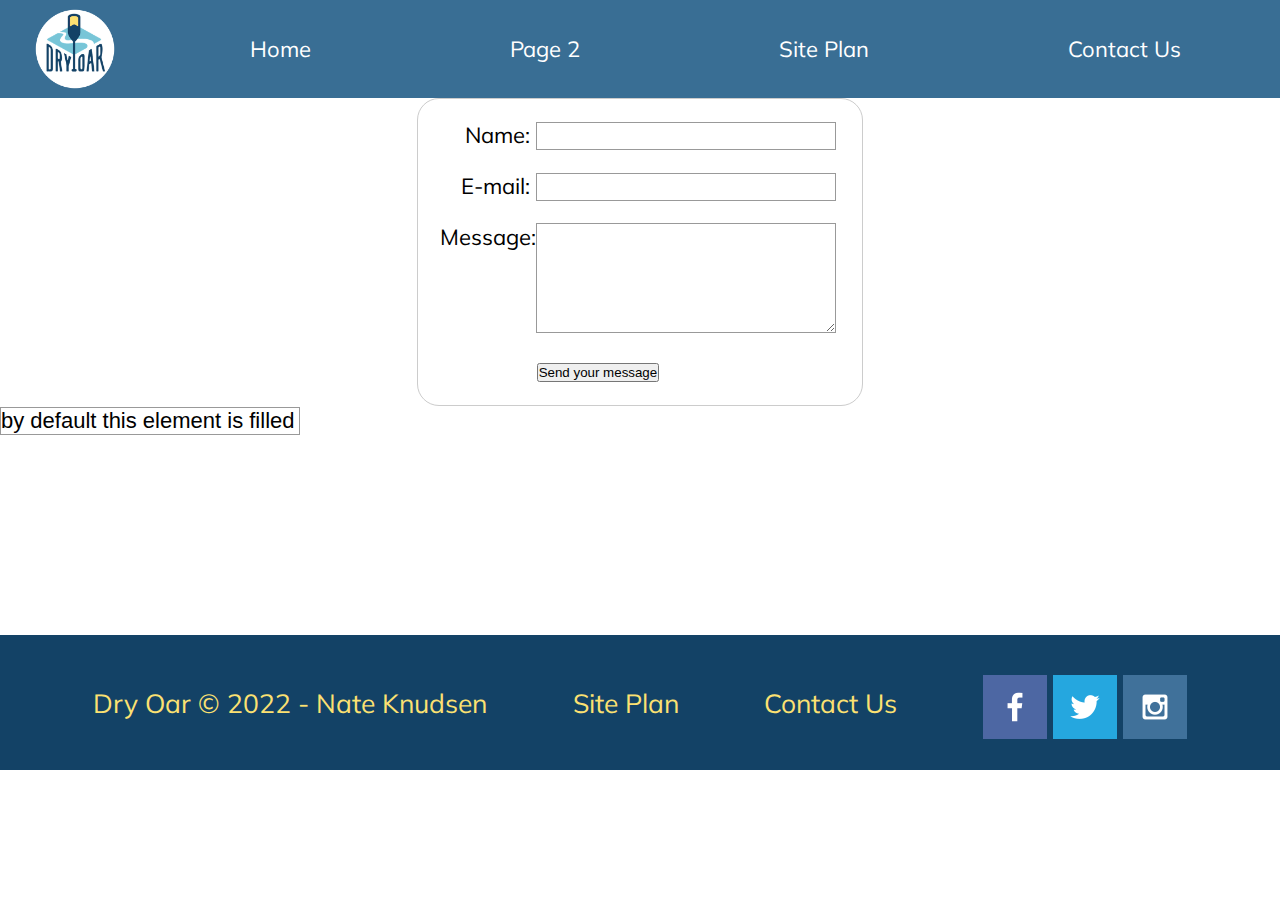
<file: wwr/contactus.html>
<!DOCTYPE html>
<html lang="en">
<head>
    <meta charset="UTF-8">
    <meta http-equiv="X-UA-Compatible" content="IE=edge">
    <meta name="viewport" content="width=device-width, initial-scale=1.0">
    <link rel="stylesheet" href="styles/style.css">
    <title>Contact Us</title>
    <style>
        form {
  /* Center the form on the page */
  margin: 0 auto;
  width: 400px;
  /* Form outline */
  padding: 1em;
  border: 1px solid #ccc;
  border-radius: 1em;
}

ul {
  list-style: none;
  padding: 0;
  margin: 0;
}

form li + li {
  margin-top: 1em;
}

label {
  /* Uniform size & alignment */
  display: inline-block;
  width: 90px;
  text-align: right;
}

input,
textarea {
  /* To make sure that all text fields have the same font settings
     By default, textareas have a monospace font */
  font: 1em sans-serif;

  /* Uniform text field size */
  width: 300px;
  box-sizing: border-box;

  /* Match form field borders */
  border: 1px solid #999;
}

input:focus,
textarea:focus {
  /* Additional highlight for focused elements */
  border-color: #000;
}

textarea {
  /* Align multiline text fields with their labels */
  vertical-align: top;

  /* Provide space to type some text */
  height: 5em;
}

.button {
  /* Align buttons with the text fields */
  padding-left: 90px; /* same size as the label elements */
}

button {
  /* This extra margin represent roughly the same space as the space
     between the labels and their text fields */
  margin-left: 0.5em;
}

#feedback {
    background-color: antiquewhite;
    position: absolute;
    top: 0;
    left: 0;
    right: 0;
    padding: .5em;
    /* make this element invisible until we are ready for it */
    display: none;      
}
.moveDown {
    margin-top: 3em;
}
                    
</style>
</head>
<body>
<div id="content">
<header>
        <a id="logo_link" href="index.html">
            <img class="logo" src="images/logo.png" alt="Dry Oar Logo">
        </a>
        <nav>
            <a href="index.html">Home</a>
            <a href="faq.html">Page 2</a>
            <a href="site-plan-rafting.html">Site Plan</a>
            <a href="contactus.html">Contact Us</a>
        </nav>
</header>
<main>
    <div id="feedback"></div>
        <form action="/my-handling-form-page" method="post">
            <ul>
              <li>
                <label for="name">Name:</label>
                <input type="text" id="name" name="user_name" />
              </li>
              <li>
                <label for="mail">E-mail:</label>
                <input type="email" id="mail" name="user_email" />
              </li>
              <li>
                <label for="msg">Message:</label>
                <textarea id="msg" name="user_message"></textarea>
              </li>
              <li class="button">
                <button type="submit">Send your message</button>
              </li>          
            </ul>
        </form>
    <input type="text" value="by default this element is filled with this text" />
</main>
<footer>
    <p>Dry Oar © 2022 - Nate Knudsen</p>
    <p><a href="site-plan-rafting.html">Site Plan</a></p>
    <p><a href="contactus.html">Contact Us</a></p>
    <div class="social">
        <a href="https://facebook.com" target="_blank">
            <img src="images/facebook.png" alt="fb icon">
        </a>
        <a href="https://twitter.com" target="_blank">
            <img src="images/twitter.png" alt="twitter icon">
        </a>
        <a href="https://instagram.com" target="_blank">
            <img src="images/instagram.png" alt="instagram icon">
        </a>
    </div>
</footer>
     </div>
     
    <script>
    // get the feedback div element so we can do something with it.
    const feedbackElement = document.getElementById('feedback');
    // get the form so we can read what was entered in it.
    const formElement = document.forms[0];
    // add a 'listener' to wait for a submission of our form. When that happens run the code below.
    formElement.addEventListener('submit', function(e) {
        // stop the form from doing the default action.
        e.preventDefault();
        // set the contents of our feedback element to a message letting the user know the form was submitted successfully. Notice that we pull the name that was entered in the form to personalize the message!
        feedbackElement.innerHTML = 'Hello '+ formElement.user_name.value +'! Thank you for your message. We will get back with you as soon as possible!';
        // make the feedback element visible.
        feedbackElement.style.display = "block";
        // add a class to move everything down so our message doesn't cover it.
        document.body.classList.toggle('moveDown');
    });
    </script>
</body>
</file>
<file: wwr/styles/style.css>
@import url('https://fonts.googleapis.com/css2?family=Gaegu:wght@700&family=Mulish:wght@300&family=Patrick+Hand+SC&family=Roboto&family=Rock+Salt&display=swap');

div {
    max-width: 1600px;
}

#content {
    margin: 0 auto;
}

nav a {
    text-align: center; 
}

#hero-msg h1, #hero-msg h4 {
    text-align: center; 
    color: white;
}

.button-box {
    text-align: center; 
}

main section {
    text-align: center; 
}

main section img {
    box-sizing: border-box;
}

#background {
    background-color: #fce172;
    height: 725px;
    grid-column: 1/11;
    grid-row: 4/9;
} 

body {
    font-family: "Mulish", "Helvetica", "sans-serif";
    font-size: 22px;
    background-color: #ffffff;
    margin: 0;
    padding: 0;
}

h2 {
    margin: 0;
}

header {
    font-family: "Mulish", "Helvetica", "sans-serif";
    background-color: #396E94;
    display: grid;
    grid-template-columns: 150px auto;
}

.book {
    text-decoration: none;
    font-size: 18px;
    color: white;
    padding: 15px 30px;
    margin-top: 50px;
    border-radius: 5px;
}

.join {
    font-family: "Mulish", "Helvetica", "sans-serif";
    font-size: 18px;
    text-decoration: none;
    color: #ffffff;
    padding: 15px 30px;
    margin-top: 50px;
    border-radius: 5px;
}

.book:hover {
    background-color: #fce172;
    color: black;
}

.join:hover {
    background-color: #fce172; 
    color: black;
}

nav {
    display: flex;
    justify-content: space-around;
}

nav a {
    text-decoration: none;
    color: #ffffff;
    padding: 35px;
}

nav a:hover {
    background-color: #b3cfdf;
    color: #062033;
}

.msg {
    line-height: 1.5em;
    background-color: #134266;
    padding: 35px;
    box-shadow: 5px 5px 10px #6f7364;
    grid-column: 6/10;
    grid-row: 6/7;
}

.home-title {
    font-family: "Patrick Hand SC", "gaegu";
    font-size: 2em;
    color: black;
    margin-top: 10px;
}

h4 {
    color: black;
}

.msg h2 {
    font-family: "Mulish", "Helvetica", "sans-serif";
    color: #ffffff;
}

.msg p {
    font-family: "Mulish", "Helvetica", "sans-serif";
    font-size: .8em;
    color: #ffffff;
    padding-bottom: 15px;
}

footer {
    font-family: "Mulish", "Helvetica", "sans-serif";
    background-color: #134266;
    padding: 25px 50px;
    margin-top: 200px;
    display: flex;
    justify-content: space-around;
    align-items: center;
}

footer a {
    text-decoration: none;
    color: #fce172;
}

footer a:hover {
    color: #fce172;
}

footer p { 
    color: #fce172;
    font-size: 1.2em;
}

footer p a:hover {
    text-decoration: underline;
}

footer .social img {
    padding-top: 15px;
}

.logo {
    width: 80px;
}

#logo_link {
    padding-top: 5px;
    justify-self: center;
    align-self: center;
}

.icon {
    width: 80px;
    padding-top: 10px;
}

#hero {
    display: grid;
    grid-template-columns: 1fr 3fr 1fr;
    margin-top: -100px;
}

#hero-img {
    width: 100%;
}

#hero-box {
    grid-column: 1/4;
    grid-row: 1/3;
    z-index: -1;
}

#hero-msg {
    grid-column: 2/3;
    grid-row: 1/2;
    margin-top: 100px;
}

.rivers-card {
    margin: 200px 0;
    grid-column: 2/4;
    grid-row: 2/3;
}

.camping-card {
    margin: 200px 0;
    grid-column: 5/7;
    grid-row: 2/3;
}

.rapids-card {
    margin: 200px 0;
    grid-column: 8/10;
    grid-row: 2/3;
}

.mountains {
    width: 100%;
    box-shadow: 5px 5px 10px #6f7364;
    grid-column: 2/7;
    grid-row: 5/8;
}

.card-img {
    width: 100%;
    border: 10px solid #fce172;
    transition: transform .5s;
    box-shadow: 5px 5px 10px #6f7364;
}
.card-img:hover {
    opacity: .6;
    transform: scale(1.1);
}

.home-grid {
    display: grid;
    grid-template-columns: repeat(10, 145px);
}

*,
*::before,
*::after{
    margin: 0;
    padding: 0;
    box-sizing: inherit;
}

.faq {
    width: 100%;
    height: 100vh;
    display: flex;
    align-items: center;
    justify-content: center;
}
        
.container{
    width: 100%;
    max-width: 80rem;
    margin: 0 auto;
    padding: 0 1.5rem;
}

.accordion-item{
    background-color: #ffffff;
    border-radius: .4rem;
    margin-bottom: 1rem;
    padding: 1rem;
    box-shadow: .5rem 2px .5rem rgba(0, 0, 0, 0.1);
    border: .5px solid black;
}

.accordion-link{
    font-size: 1.6rem;
    color: rgba(0, 0, 0, 0.8);
    text-decoration: none;
    background-color: #ffffff;
    width: 100%;
}

.accordion-link i{
    color: #0062a7;
    padding: .5rem;
}

.accordion-link .ion-md-remove{
    display: none;
}

.answer{
    max-height: 0;
    overflow: hidden;
    position: relative;
    background-color: #c6e5ff;
    transition: max-height 650ms;
}

.answer::before{
    content: "";
    position: absolute;
    width: .6rem;
    height: 90%;
    background-color: #fce172;
    top: 50%;
    left: 0;
    transform: translateY(-50%);
}

.answer p{
    font-size: 1.4rem;
    color: rgb(0, 0, 0);
    padding: 2rem;
}

.accordion-item:target .answer{
    max-height: 20rem;
}

.accordion-item:target .accordion-link .ion-md-add{
    display: none;
}

.accordion-item:target .accordion-link .ion-md-remove{
    display: block;
}

@media screen and (max-width: 900px) {
    #hero, .home-grid {
        display: block;
        height: auto;
    }
    nav, footer {
        flex-direction: column;
    }
    nav a {
        display: block;
        padding: 15px;
    }
    #hero {
        margin-top: 0;
    }
    #hero-msg {
        margin-top: 0;
    }
    #hero-msg h4 {
        display: none;
    }
    .home-title {
        font-size: 25px;
        color: #134266;
    }
    .rivers-card, .camping-card, .rapids-card { 
        margin: 50px auto;
        width: 60%;
    }
    #background {
        display: none;
    }
    .mountains, .msg {
        width: 80%;
        display: block;
        margin: 0 auto;
    }
    footer {
        margin-top: 25px;
    }
}
</file>
<file: positionstyles.css>
/* CSS - Name: "positionstyles.css" */
/* Activity 1 styles */
.content1 {
  /* This is the parent of the activity 1 boxes. */
  display: grid;
  grid-template-columns: 1fr 1fr;
  justify-items: center;
  grid-gap: 20px;
}
.red1 { 
  width: 100%; 
  height: 100px; 
  background-color: red; 
  grid-column: 1/3;

} 
.green1 {
  width: 200px; 
  height: 200px; 
  background-color: green; 

} 
.yellow1 {
  width: 200px; 
  height: 200px; 
  background-color: gold; 
} 
.blue1 {
  width: 100%; 
  height: 100px; 
  background-color: blue; 
  grid-column: 1/3;
} 
/* Activity 2 styles */ 
.content2 {
  /* This is the parent of the activity 2 boxes. */
}
.red2 {
  width: 100px; 
  height: 100px; 
  background-color: red; 
} 
.green2 { 
  width: 100px; 
  height: 100px; 
  background-color: green; 
  margin-top: -50px;
  margin-left: 50px;
} 
.yellow2 {
  width: 100px; 
  height: 100px; 
  background-color: gold; 
  margin-top: -50px;
  margin-left: 100px;
} 
.blue2 {
  width: 100px; 
  height: 100px; 
  background-color: blue; 
  margin-top: -50px;
  margin-left: 150px;;
} 
/* Activity 3 styles */ 
.content3 {
  /* This is the parent of the activity 3 boxes. */
  display: grid;
  grid-template-columns: 1fr 1fr;
  column-gap: 75px;
}
.red3 {
  height: 100px; 
  width: 100%;
  background-color: red; 
  grid-column: 1/3
} 
.green3 {
  width: 100%; 
  height: 200px; 
  background-color: green;
} 
.yellow3 {
  width: 100%; 
  height: 200px; 
  background-color: gold; 
} 
.blue3 {
  height: 100px; 
  width: 100%;
  background-color: blue; 
  grid-column: 1/3;
} 
/* Activity 4 styles */ 
.content4 {
  /* This is the parent of the activity 4 boxes. */
  height: 400px;
  display: grid;
  grid-template-columns: 1fr 1fr; 
}
.red4 {
  width: 100%; 
  height: 100%; 
  background-color: red; 
  grid-row: 1/4;
} 
.green4 {
  width: 100%; 
  height: 100%; 
  background-color: green; 
} 
.yellow4 {
  width: 100%; 
  height: 100%; 
  background-color: gold; 
} 
.blue4 {
  width: 100%; 
  height: 100%; 
  background-color: blue; 
} 
/* Activity 5 styles */ 
.content5 {
  /* This is the parent of the activity 5 boxes. */
  height: auto;
}
.red5 { 
  width: 100%; 
  height: 100px; 
  background-color: red; 
} 
.green5 { 
  width: 200px; 
  height: 200px; 
  background-color: green; 
  float:left;
} 
.yellow5 {
  width: 100%; 
  height: auto; 
  background-color: gold; 
} 
.blue5 {
  width: 100%; 
  height: 100px; 
  background-color: blue; 
  clear:both;
} 
/* Activity 6 styles */ 
.content6 {
  /* This is the parent of the activity 6 boxes. */
  display: grid;
  grid-template-columns: repeat(6, 1fr);
  grid-template-rows: repeat(6, 1fr);
  height: 600px;
}

.content6 div {
  width: 100%;
  height: 100%
}

.red6 {
  width: 100%; 
  height: 100%; 
  background-color: red; 
  grid-column: 1/5;
  grid-row: 1/3;
} 
.green6 {
  width: 100px; 
  height: 100px; 
  background-color: green; 
  grid-column: 1/3;
  grid-row: 5/7;
  z-index: 999;
} 
.yellow6 {
  width: 100px; 
  height: 100px; 
  background-color: gold; 
  grid-column: 5/7;
  grid-row: 3/7;
  z-index: 999;
} 
.blue6 {
  width: 100px; 
  height: 100px; 
  background-color: blue; 
  grid-column: 2/6;
  grid-row: 2/6;
} 


/* Do not make any changes below here */
.activity {
  width: 70%; 
  margin: 20px auto; 
  font-family: Arial, sans-serif; 
  border: 1px solid black; 
  padding: 10px; 
  clear:both; 
  overflow: auto;
} 

.hint {
  border: 1px solid grey;
  background: #e0e0e0;
  padding: .5em;
  position: relative;
  margin: 1em 0;
}
.hint h3 {
  margin: 0;
}
.hint:hover {
  background: #d0d0d0;
}
.hint > div {
  display: none;
}

.hint input[type=checkbox] {
  position: absolute;
  width: 100%;
  height: 100%;
  opacity: 0;
  z-index: 1;
  cursor: pointer;
}

.hint input[type=checkbox]:checked ~ div {
  display: block;
}

.hint i {
  position: absolute;
  transform: translate(-6px, 0);
  margin-top: 16px;
  right: 10px;
  top: -3px;
}
.hint i:before, .hint i:after {
  content: "";
  position: absolute;
  background-color: black;
  width: 3px;
  height: 9px;
}
.hint i:before {
  transform: translate(2px, 0) rotate(45deg);
}
.hint i:after {
  transform: translate(-2px, 0) rotate(-45deg);
}

.hint input[type=checkbox]:checked ~ i:before {
  transform: translate(-2px, 0) rotate(45deg);
}
.hint input[type=checkbox]:checked ~ i:after {
  transform: translate(2px, 0) rotate(-45deg);
}
.hint a {
  position: relative;
  z-index: 1;
}
</file>
<file: Final/styles/site-plan.css>
/* if you are using any Google fonts change the font names below to your fonts. 
Any spaces in your font name should be replaced with a +. 
Fonts are separated by a | */
@import url("https://fonts.googleapis.com/css2?family=Roboto:ital,wght@0,400;0,900;1,700&display=swap");

:root {
  /* change the values below to your colors from your palette */
  --primary-color: #4756df;
  --secondary-color: #11CDEF;
  --accent1-color: #8b8eaf; 
  --accent2-color: #a17a69;

  /* change the values below to your chosen font(s) */
  --heading-font: Roboto;
  --paragraph-font: sans-serif;

  /* these colors below should be chosen from among your palette colors above */
  --headline-color-on-white: black;  /* headlines on a white background */ 
  --headline-color-on-color: white; /* headlines on a colored background */ 
  --paragraph-color-on-white: black; /* paragraph text on a white background */ 
  --paragraph-color-on-color: white; /* paragraph text on a colored background */ 
  --paragraph-background-color: #11CDEF;
  --nav-link-color: #4756df;
  --nav-background-color: white;
  --nav-hover-link-color: #11CDEF;
  --nav-hover-background-color: white;
}


/*  Look around below...but DON'T CHANGE ANYTHING! */

body {
  max-width: 1200px;
  margin: 0 auto;
  padding: 4em;
  font-size: 18px;
  text-align: center;
}
img {
  display: block;
  margin: 0 auto;
}
h1, h2, h3, h4, h5, h6 {
  font-family: var(--heading-font);
  color: var(--headline-color-on-white);
}
h2 {
  text-align: center;
}
hr {
  height: 3px;
  margin: 35px 0;
  background: var(--accent1-color);
}
header {
  padding: 1em;
  text-align: center;
  color: var(--paragraph-color-on-color);
  background-color: var(--paragraph-background-color);
}
header > h1, header > h2 {
  color: var(--headline-color-on-color);
}

p {
  font-family: var(--paragraph-font);
  color: var(--paragraph-color);
  padding: 1em;
}
.colors {
  width: 100%;
  min-width: 350px;
  margin: 30px auto;
  text-align: center;
}
.colors th {
  background-color: #999;
}
.colors td{
  width: 25%;
  height: 3em;
}

.primary {
  background-color: var(--primary-color);
}
.secondary {
  background-color: var(--secondary-color);
}
.accent1 {
  background-color: var(--accent1-color);
}
.accent2{
  background-color: var(--accent2-color);
}

p.colored {
  background-color: var(--paragraph-background-color);
  color: var(--paragraph-color-on-color);
}

nav {
  background-color: var(--nav-background-color);
  line-height: 3em;
  text-align: center;
  font-size: 1.2em;
}
nav  {
  list-style-type: none;
  display: flex;

}
nav a {
  padding:1em;
  min-width: 120px;
  text-decoration: none;
  padding: 10px;

}
nav a:link, nav a:visited {
  color: var(--nav-link-color);
}
nav a:hover {
  color: var(--nav-hover-link-color);
  background-color: var(--nav-hover-background-color);
}

.sitemap {
  display: grid;
  justify-content: center;

  grid-template-columns: repeat(6, 15%);
  grid-template-rows: 3em 1.5em 1.5em 3em;
  grid-template-areas: ". . home home . ."
    ". . . top . ."
    ". left left right right ."
    "page2 page2 . . page3 page3";
}
.sitemap > div {

  text-align: center;

}
.sm-home {
  grid-area: home;
  background-color: #ccc;
  line-height: 3em;
}
.sm-page2 {
  grid-area: page2;
  background-color: #ccc;
  line-height: 3em;
}
.sm-page3 {
  grid-area: page3;
  background-color: #ccc;
  line-height: 3em;
}

.top {
  grid-area: top;
  border-left: 1px solid;
}

.left {
  grid-area: left;
  border-top: 1px solid;
  border-left: 1px solid;
}

.right {
  grid-area: right;
  border-top: 1px solid;
  border-right: 1px solid;
}
</file>
